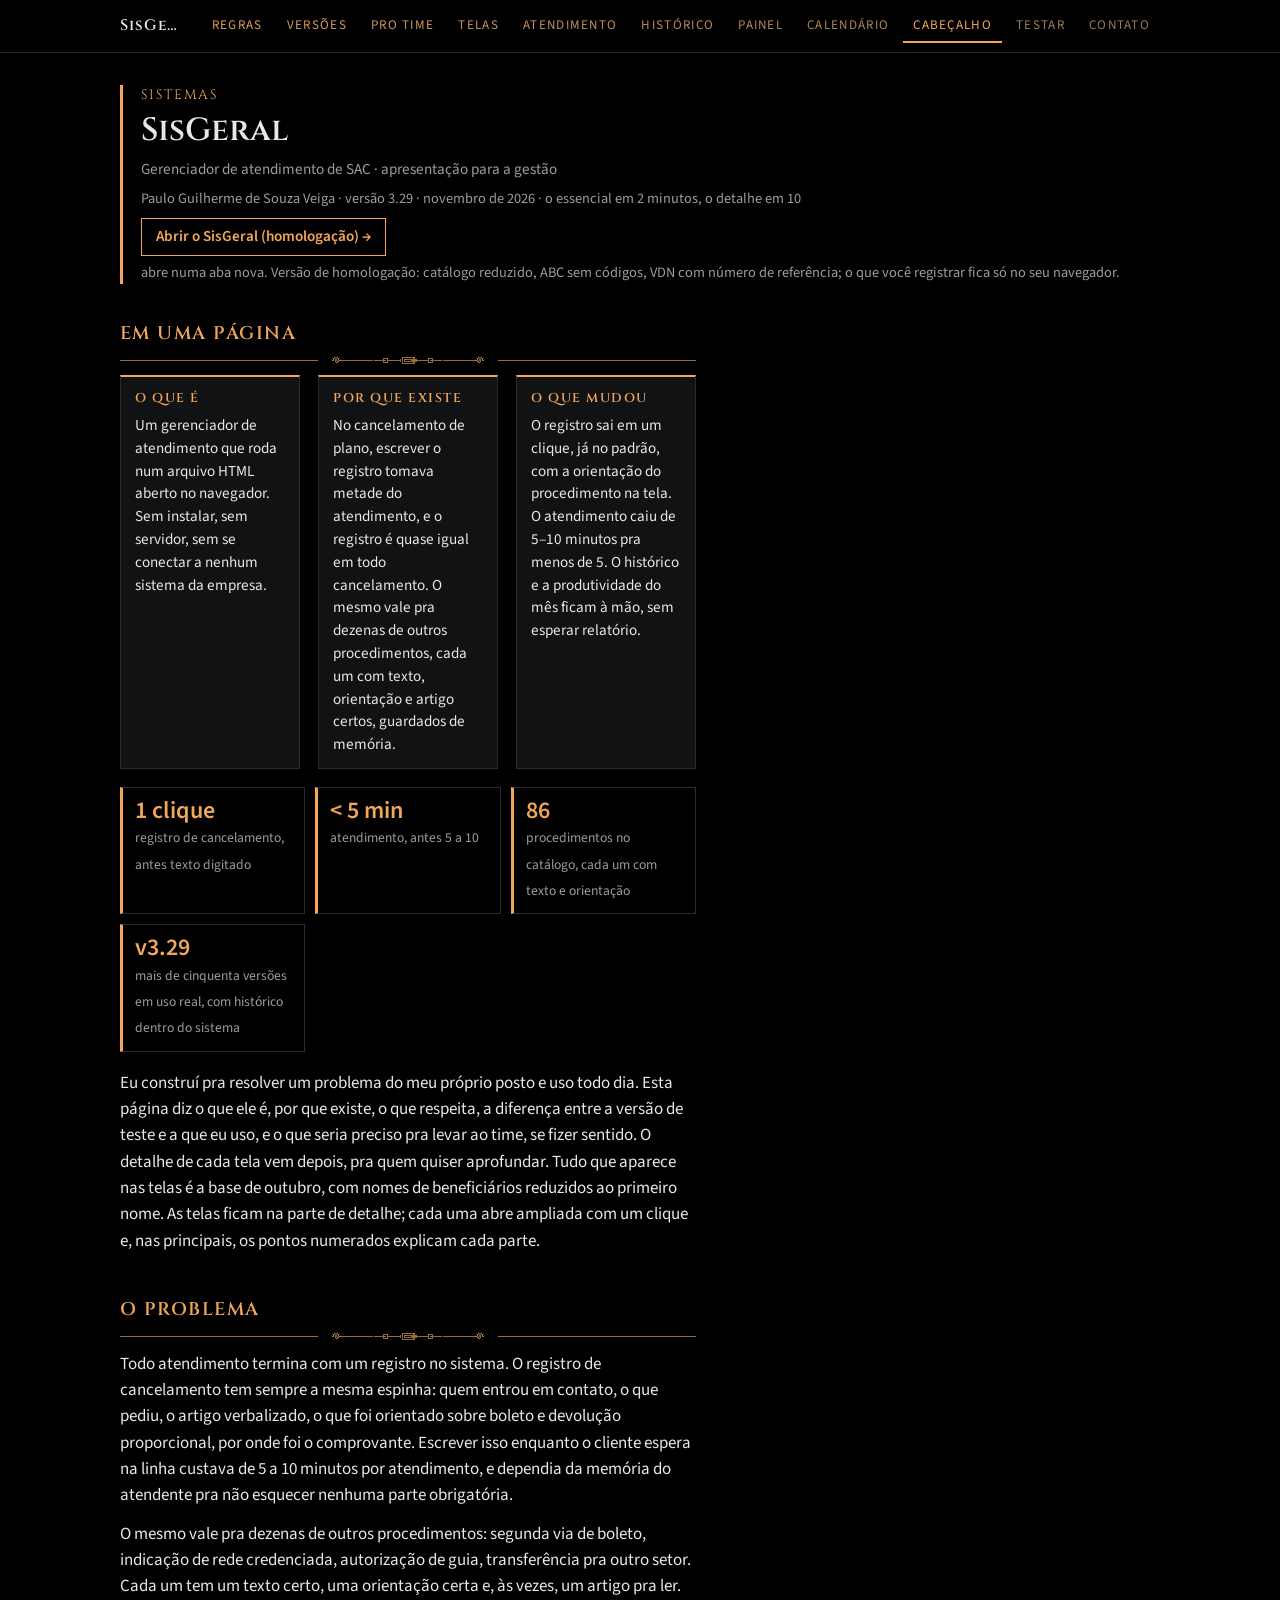
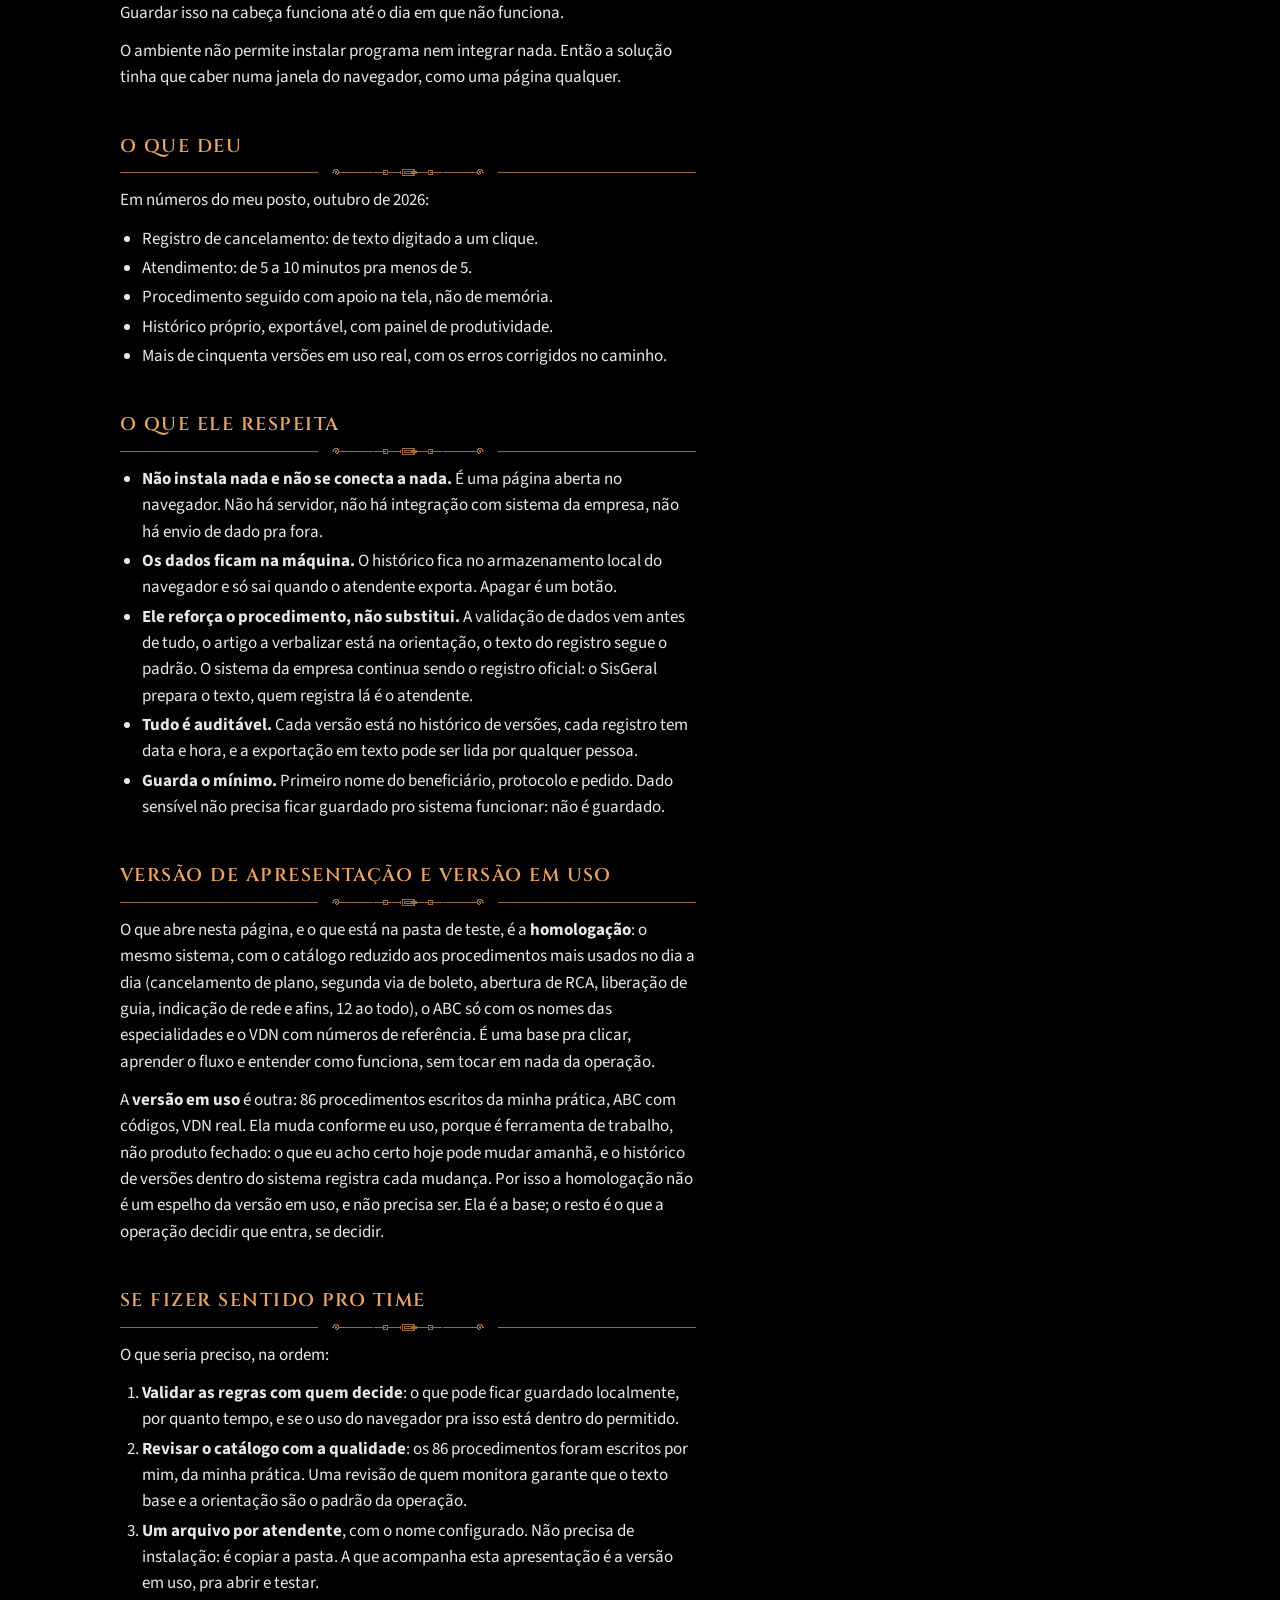
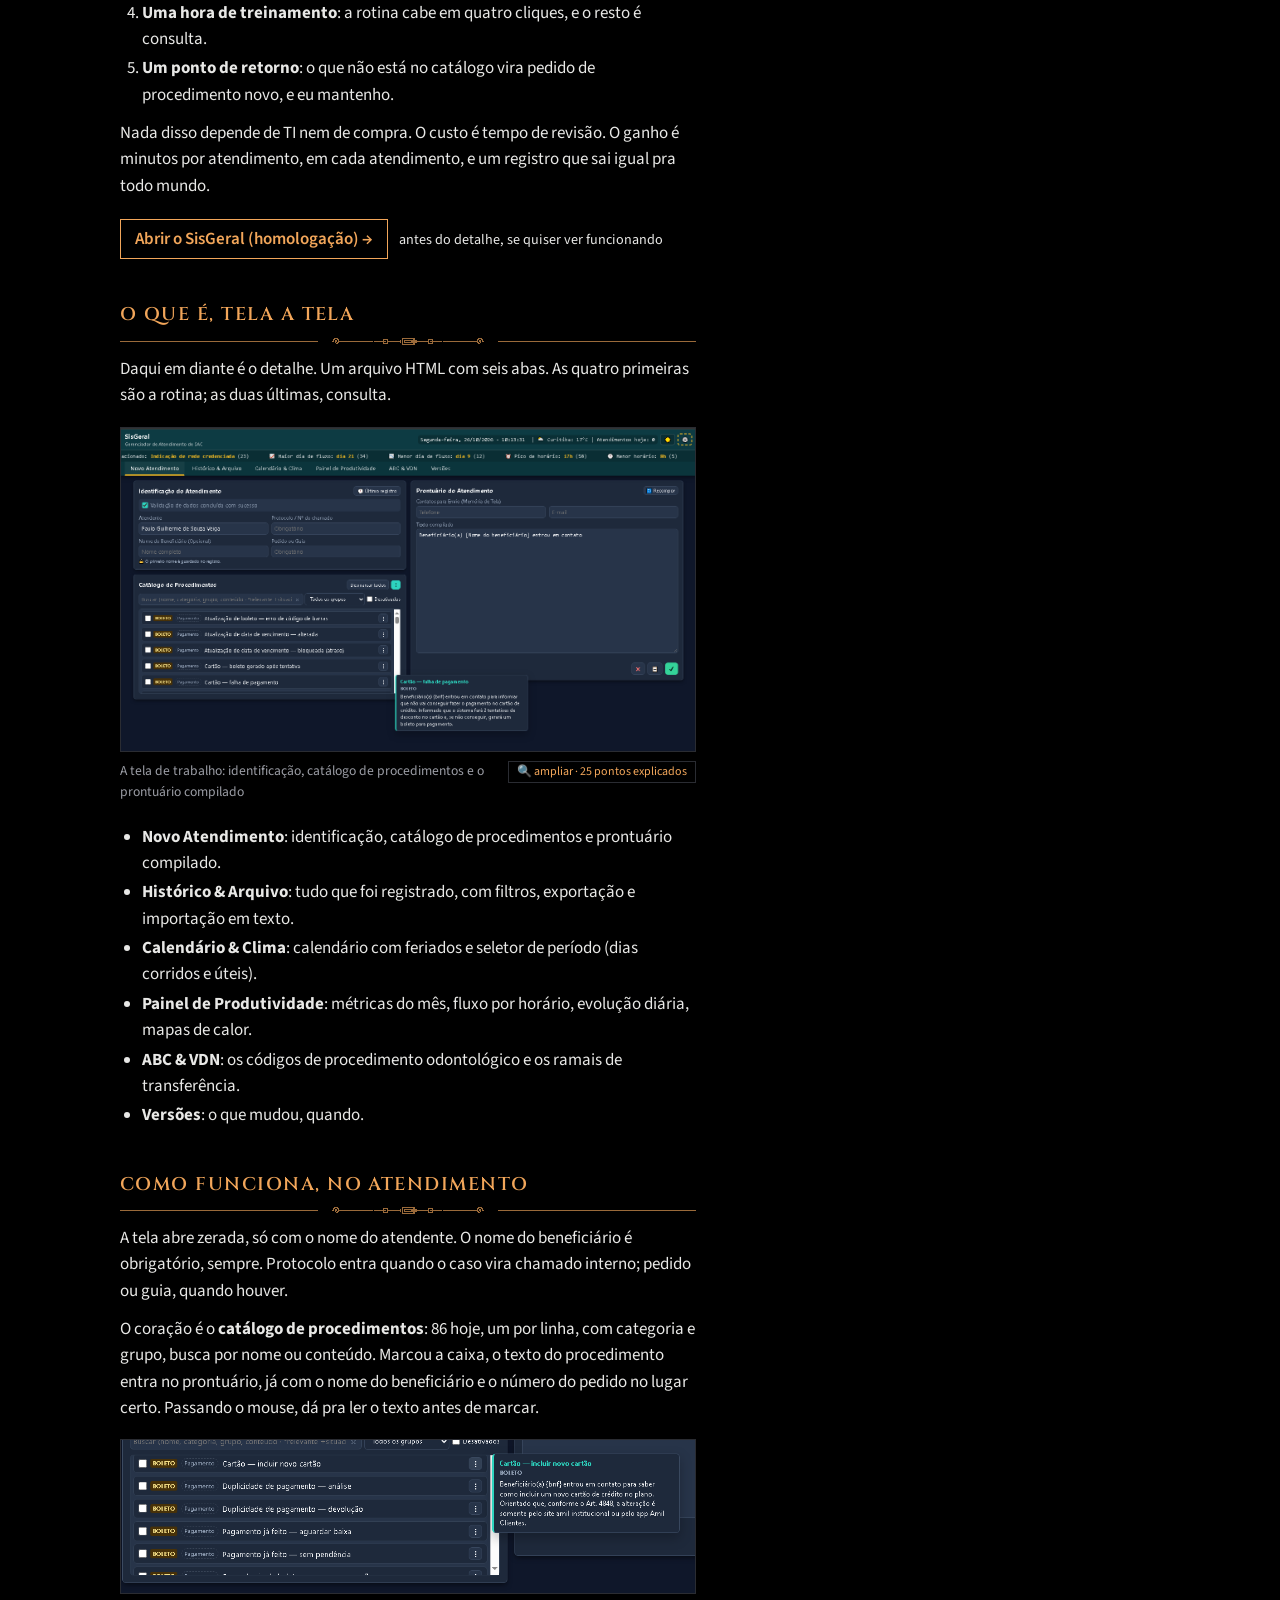
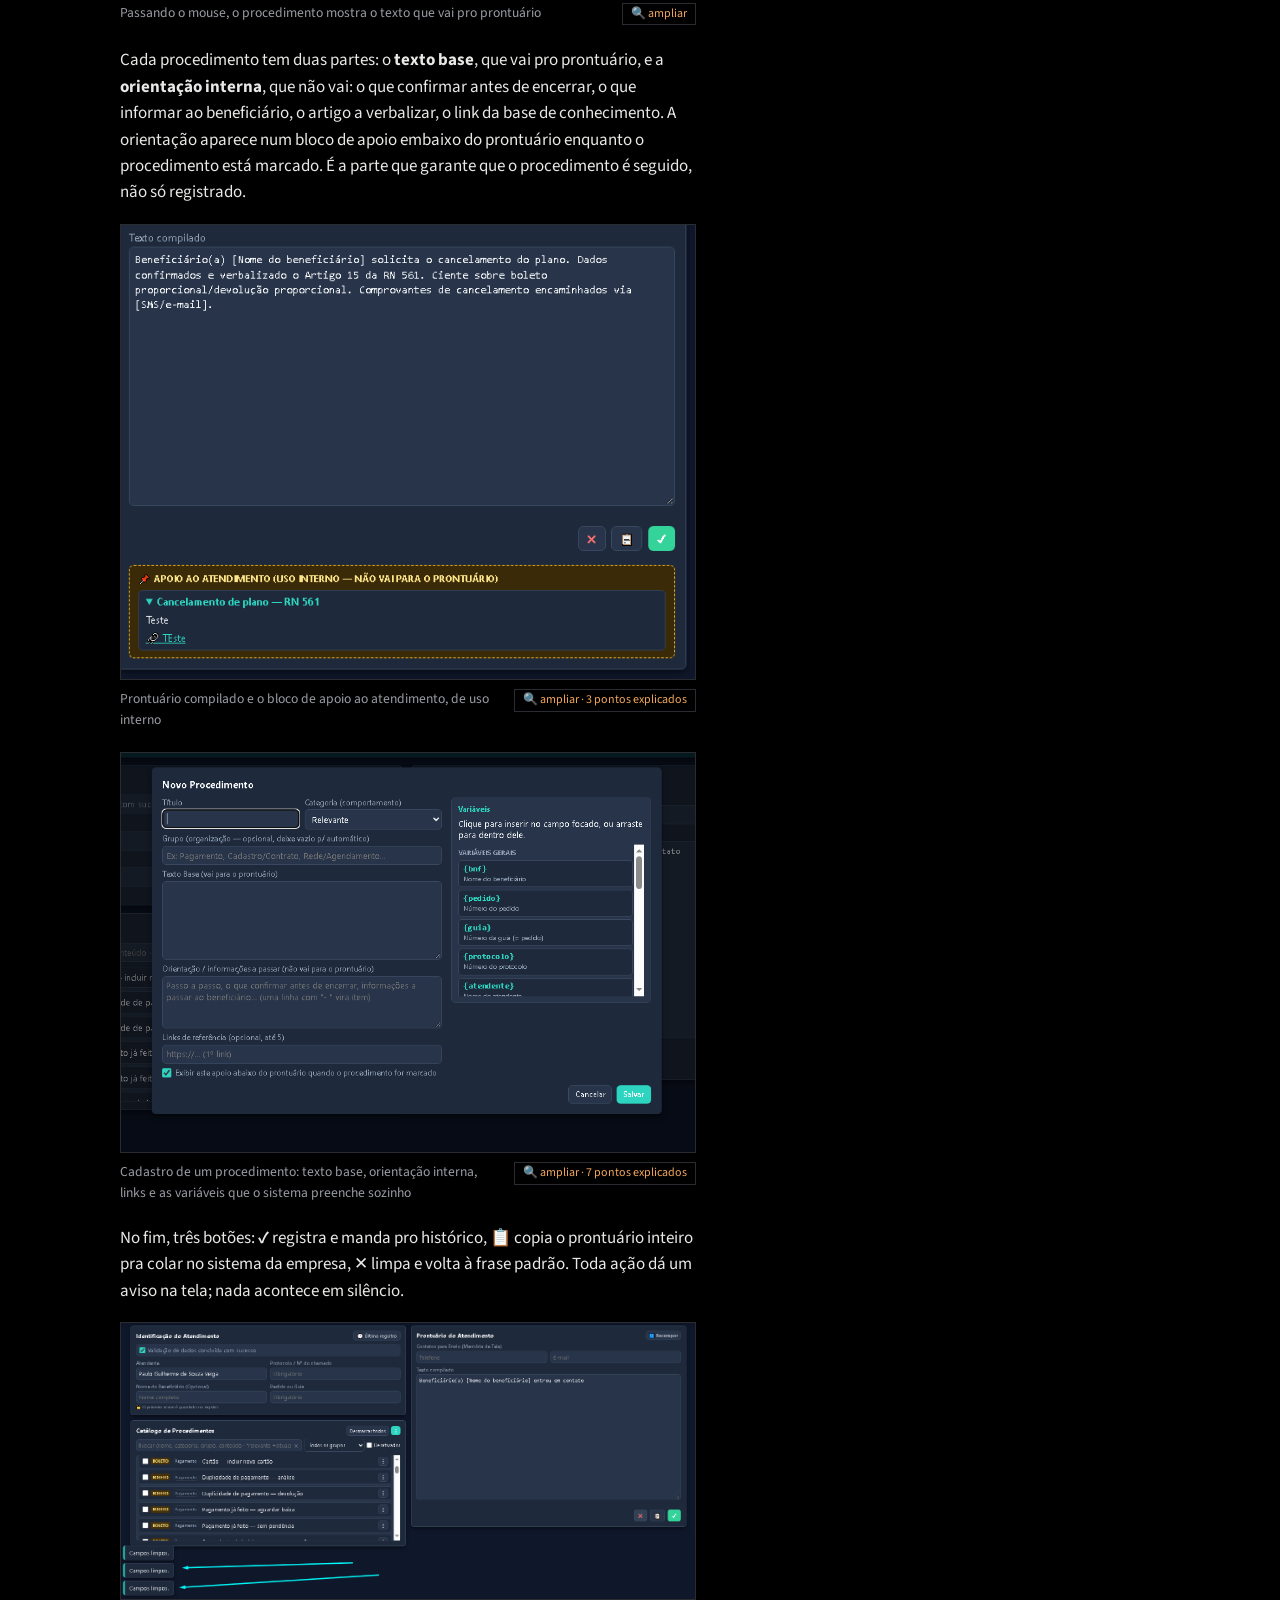
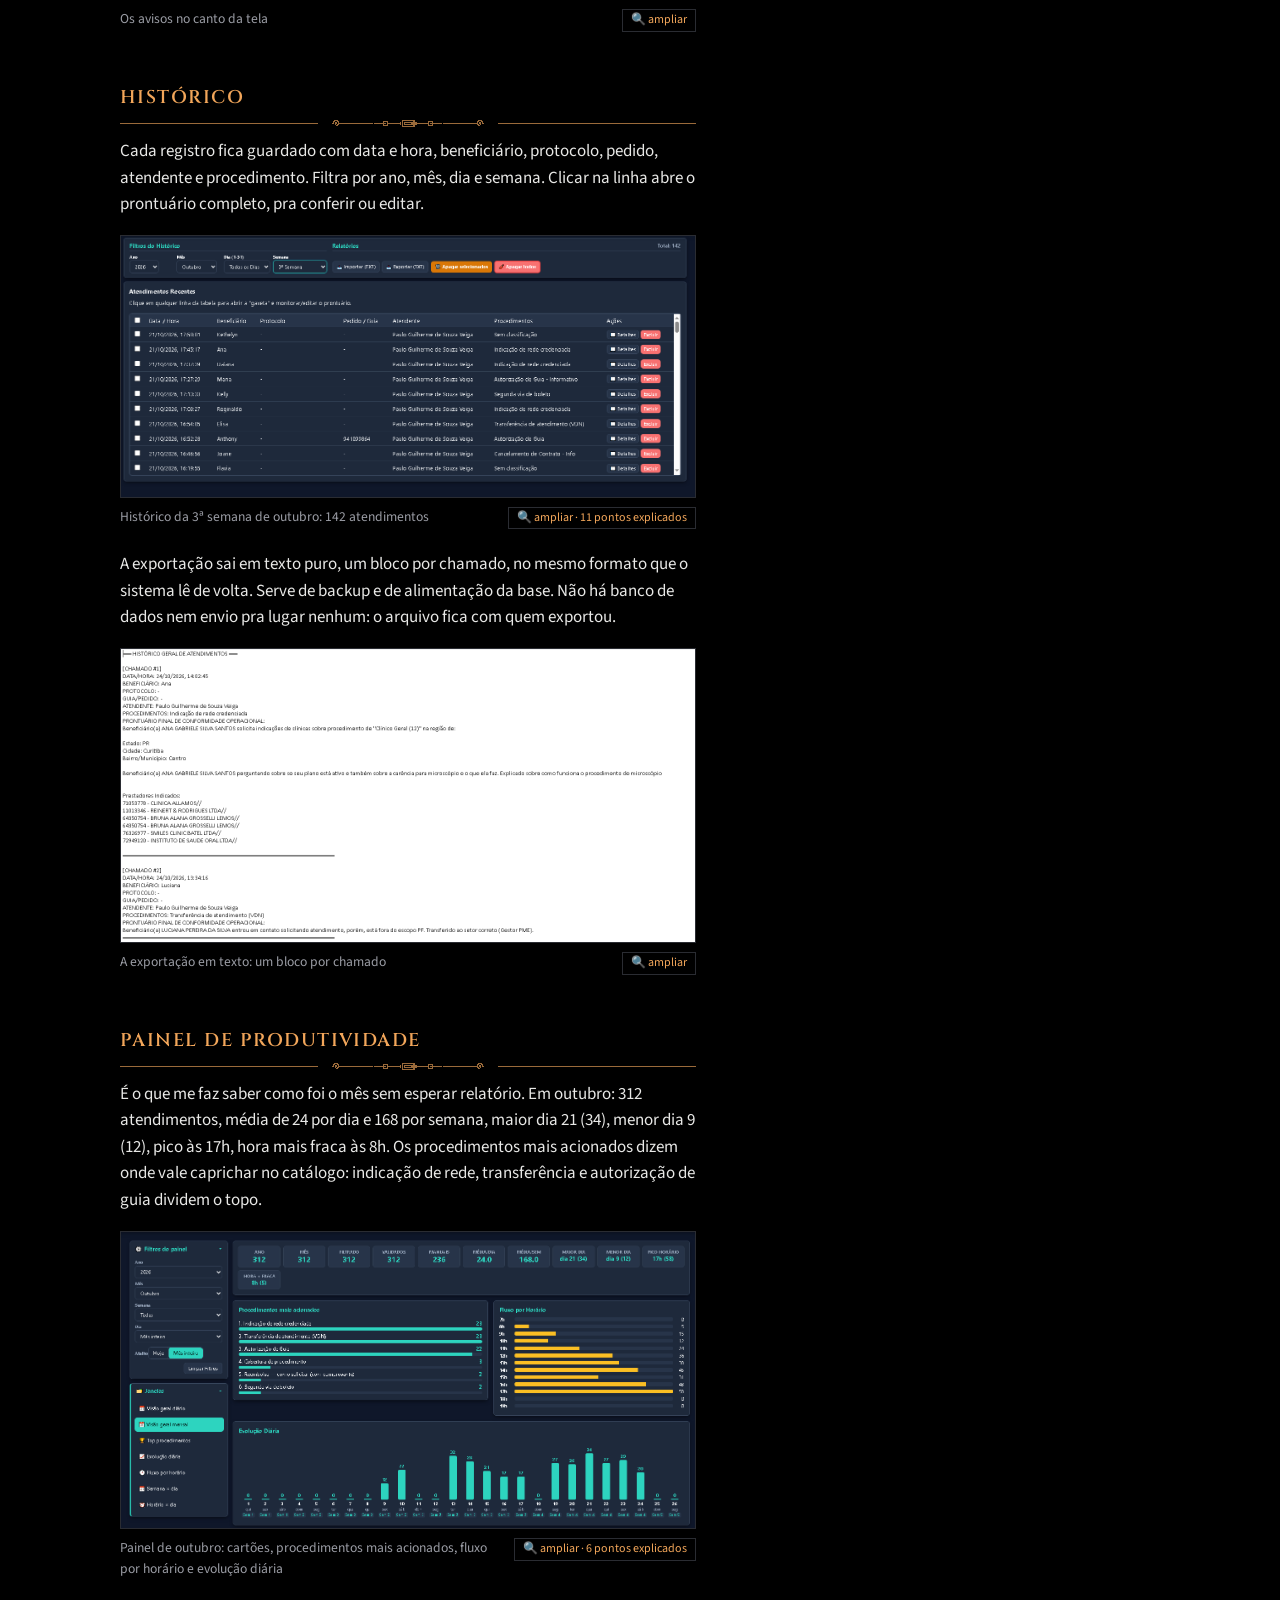
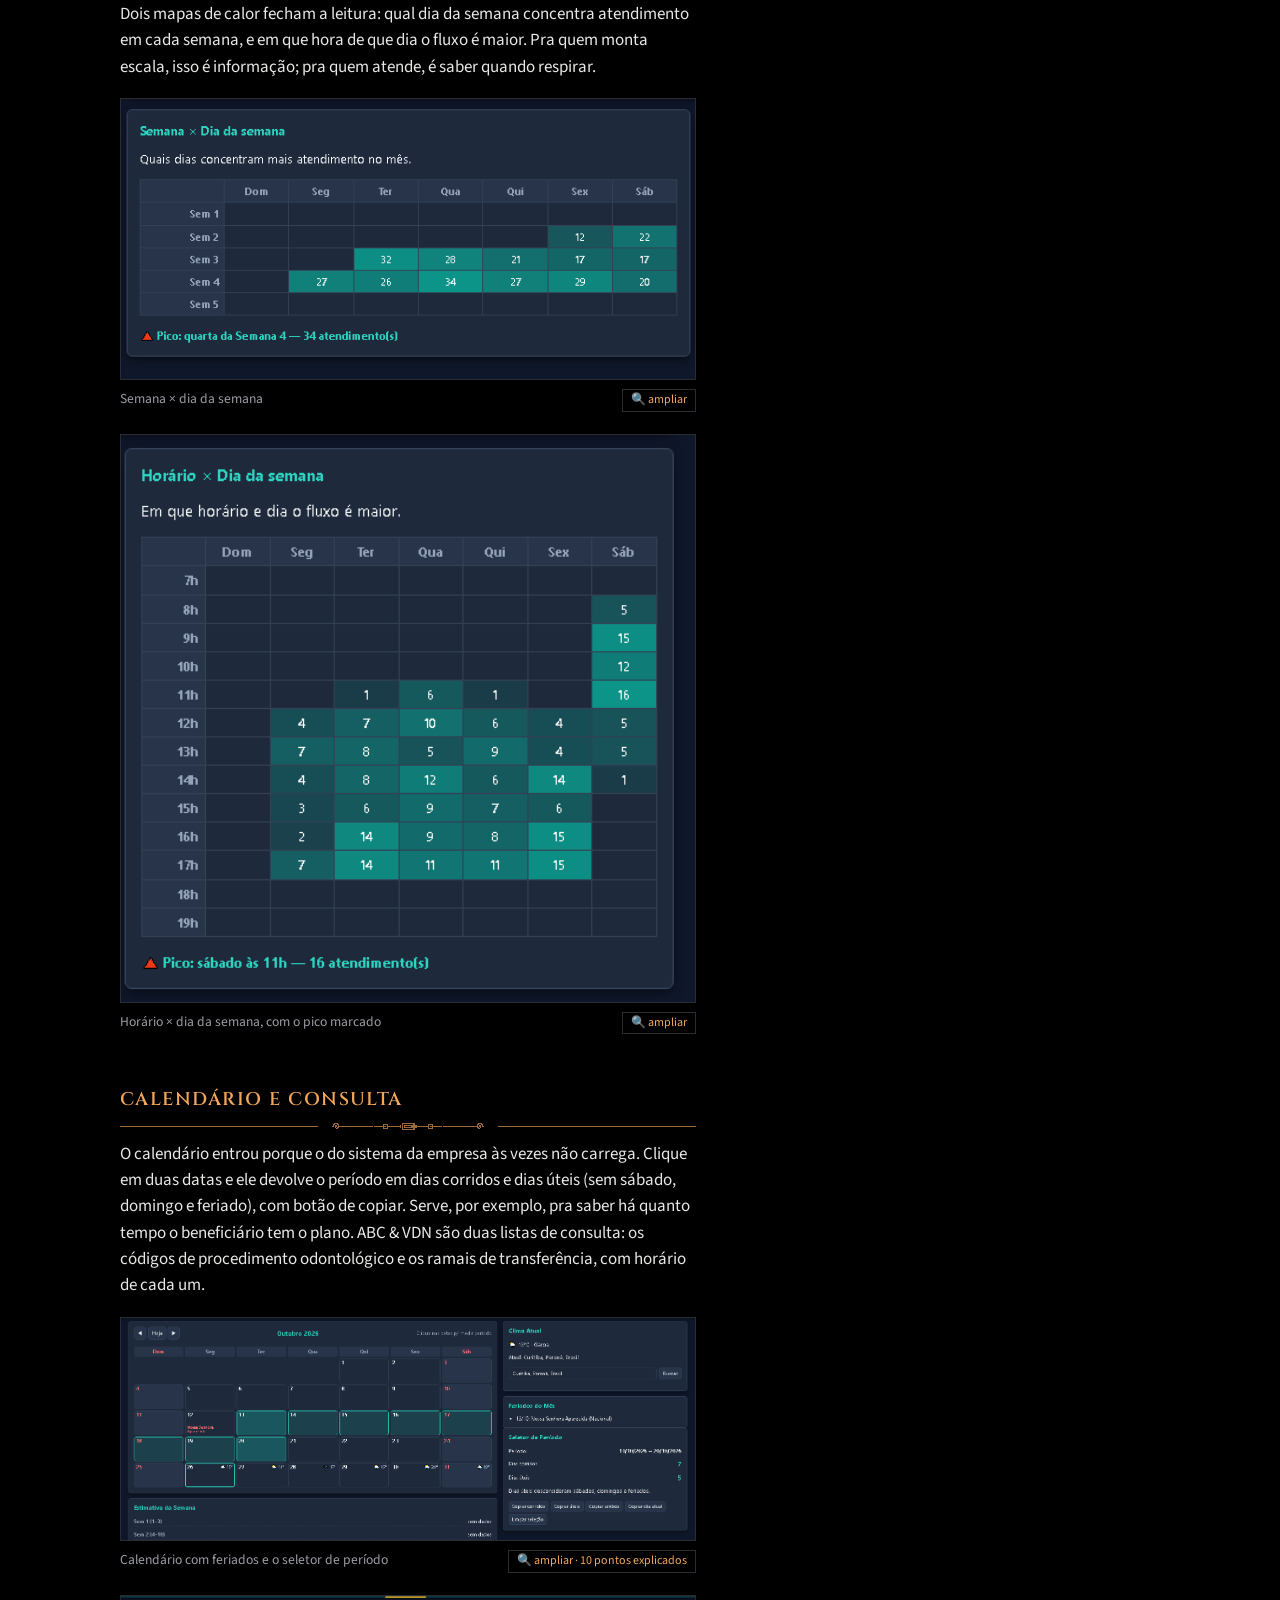
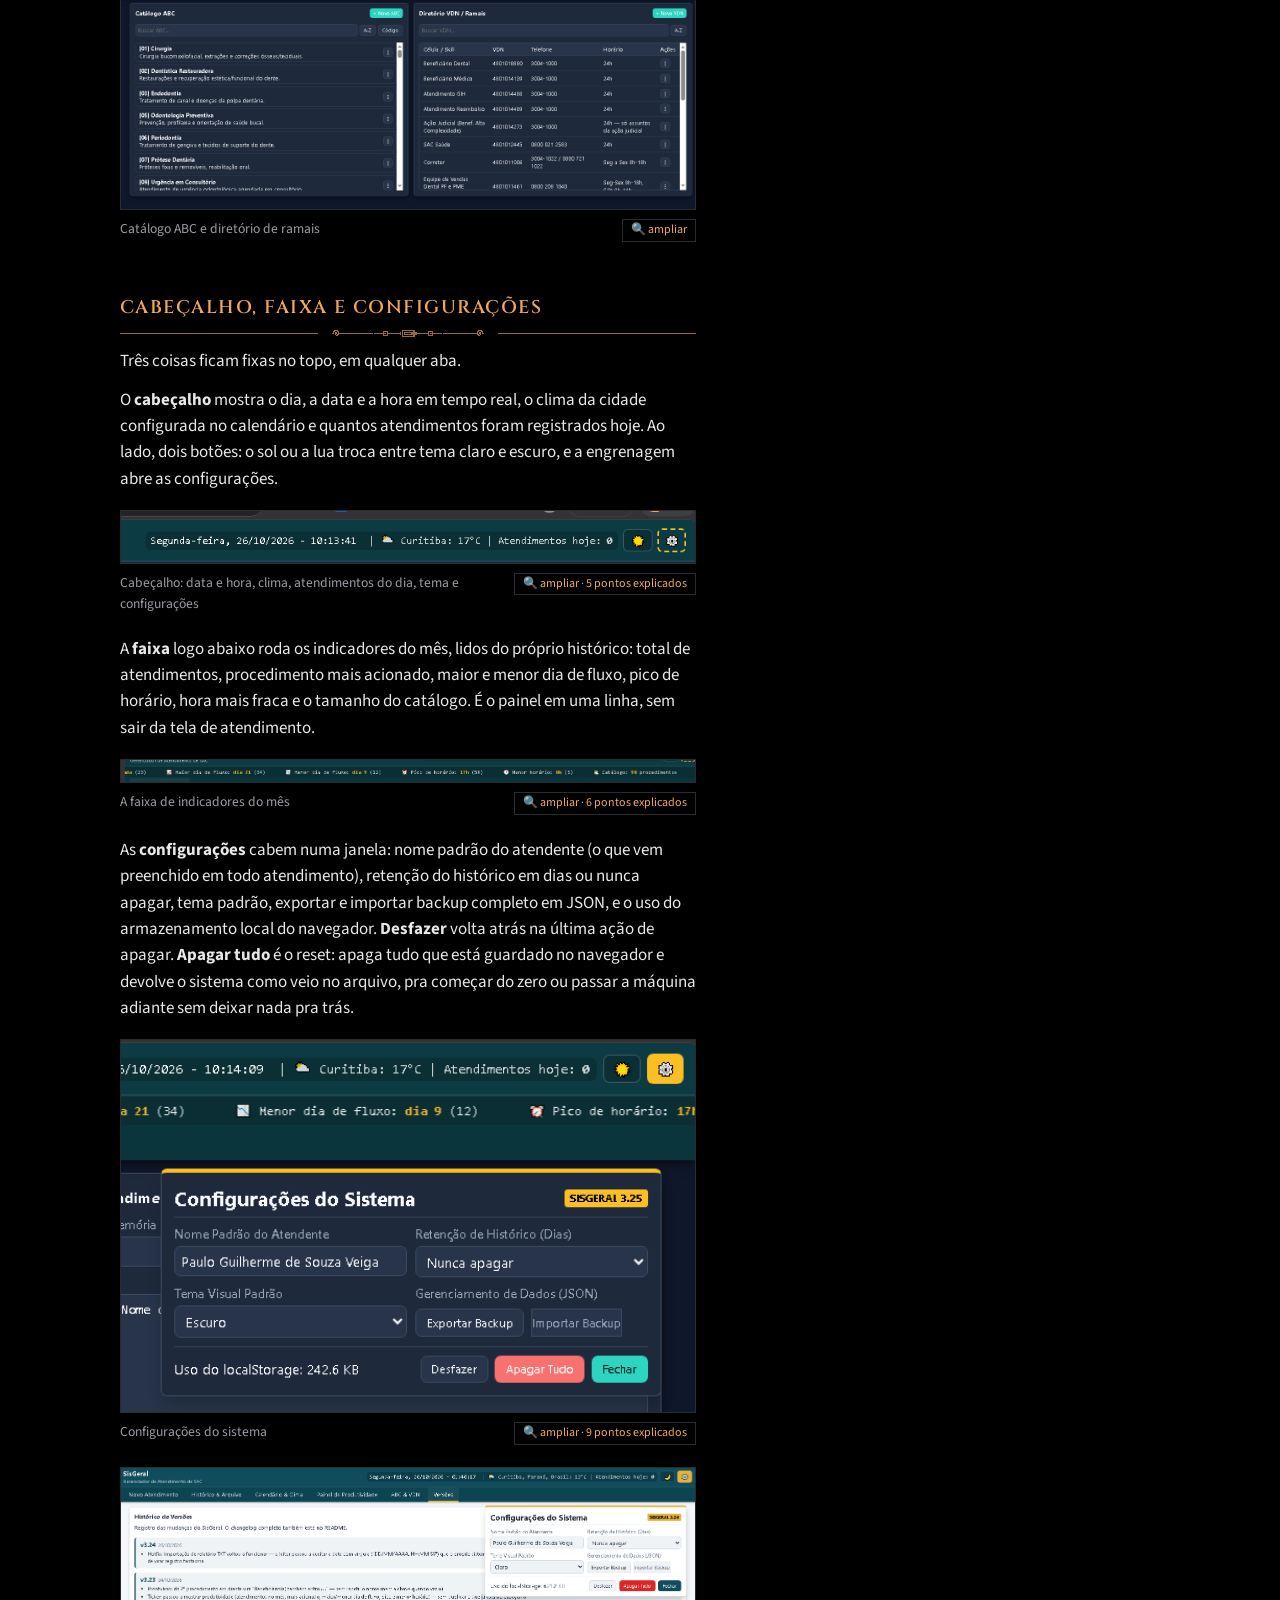
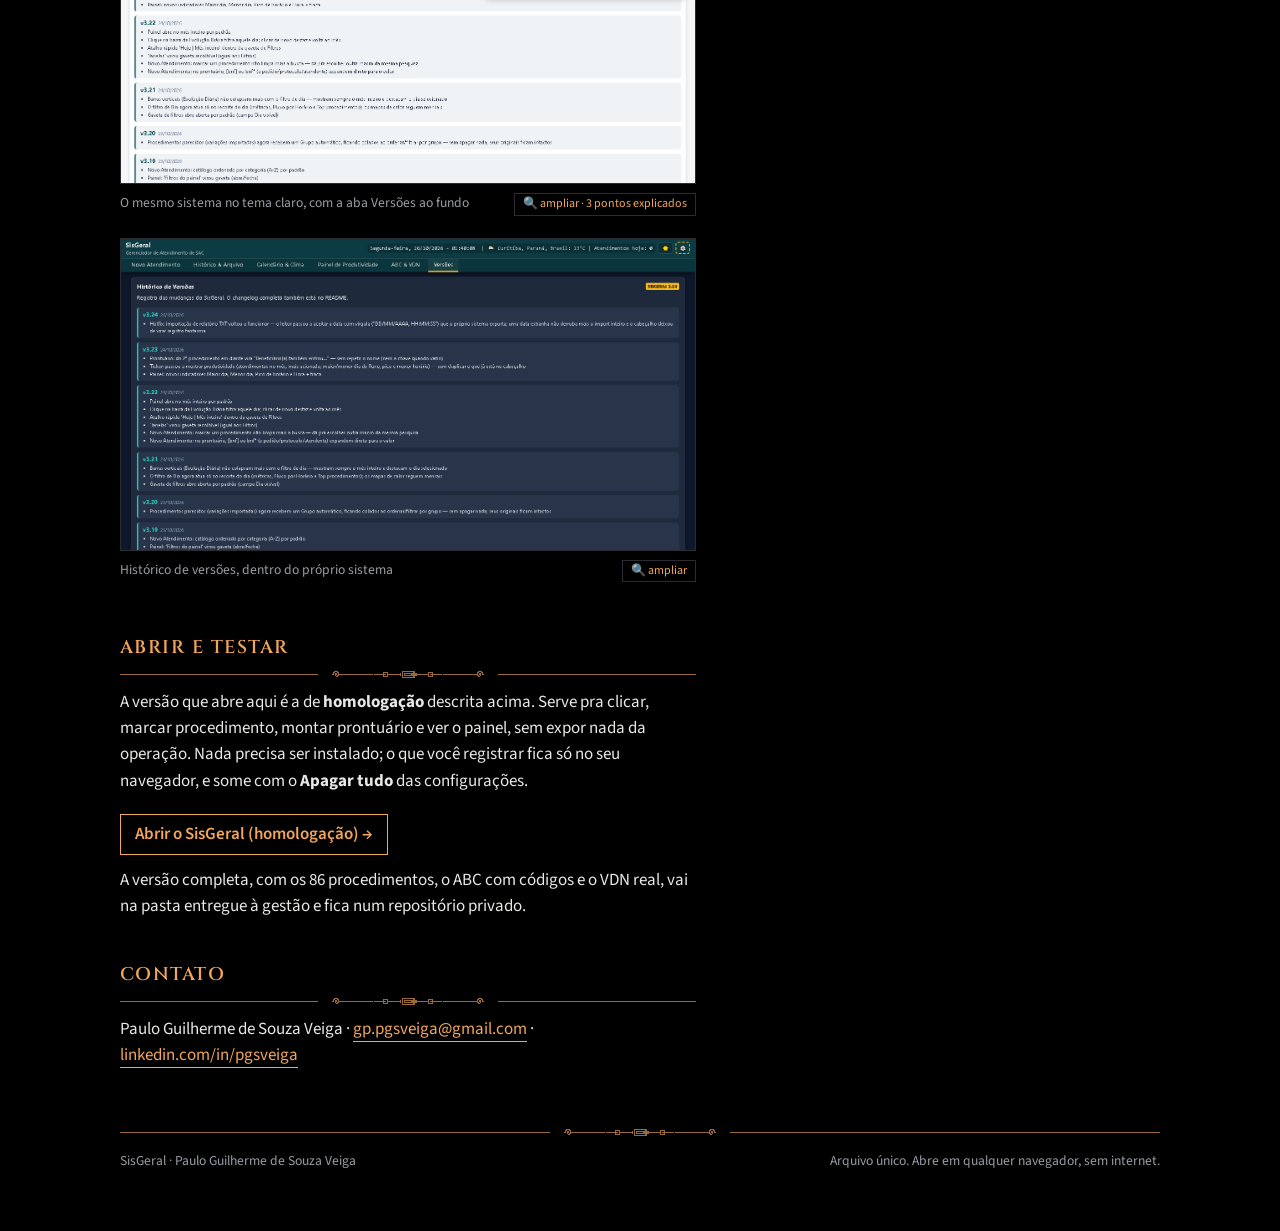
<file: index.html>
<!DOCTYPE html>
<html lang="pt-BR">
<head>
  <meta charset="UTF-8">
  <meta name="viewport" content="width=device-width, initial-scale=1.0">
  <title>SisGeral · apresentação</title>
  <meta name="description" content="SisGeral: gerenciador de atendimento de SAC num arquivo só. O que é, como funciona, o que entrega e o que precisaria pra chegar ao time.">
  <link rel="icon" href="assets/favicon-laranja.svg" type="image/svg+xml">
  <link rel="preconnect" href="https://fonts.googleapis.com">
  <link rel="stylesheet" href="https://fonts.googleapis.com/css2?family=Cinzel:wght@500;600&family=Source+Sans+3:ital,wght@0,400;0,600;1,400&display=swap">
  <link rel="stylesheet" href="style.css">
  <link rel="stylesheet" href="lupa.css">
  <style>
    :root { --sobre: var(--sistemas); }
    body.pg-sobre { --orn: var(--sistemas); }
    .case-head .meta small { display: block; color: var(--muted); margin-top: 6px; font-size: .9rem; }
    .md.sobre .sec { max-width: 72ch; }
    .md figure.wide { max-width: none; width: min(100%, var(--col)); }
    .md .destaques { display: grid; grid-template-columns: repeat(auto-fit, minmax(160px, 1fr)); gap: 10px; margin: 14px 0 18px; max-width: none; }
    .md .destaques div { border: 1px solid var(--line); border-left: 3px solid var(--c); padding: 10px 12px; }
    .md .destaques b { display: block; font-size: 1.5rem; font-weight: 600; line-height: 1.1; color: var(--c); }
    .md .destaques span { color: var(--muted); font-size: .85rem; }
    .abrir-sis { display: inline-block; border: 1px solid var(--c); color: var(--c); padding: 6px 14px; text-decoration: none; font-weight: 600; margin: 8px 8px 0 0; }
    .abrir-sis:hover { background: var(--c); color: #000; }
    .lang, .snd, .nav-log { display: none !important; }
    @media print { .topbar, .orn, .foot { display: none; } .md h2 { position: static; } body { background: #fff; color: #000; } }
  </style>
</head>
<body class="pg-sobre" data-orn="circuito">
  <div class="orn l" aria-hidden="true"></div>
  <div class="orn r" aria-hidden="true"></div>
  <nav class="topbar" aria-label="Seções">
    <div class="topbar-in">
      <a class="brand" href="#" id="brand">…</a>
      <div class="topnav" id="topnav"></div>
    </div>
  </nav>
  <main class="wrap">
    <header class="case-head" id="topo" style="--c:var(--sistemas)">
      <p class="cat">Sistemas</p>
      <h1 id="s-nome">…</h1>
      <p class="meta" id="s-cargo"></p>
      <p class="meta"><small>Paulo Guilherme de Souza Veiga · versão 3.29 · novembro de 2026 · o essencial em 2 minutos, o detalhe em 10</small></p>
      <p class="meta"><a class="abrir-sis" href="sisgeral/index.html" target="_blank" rel="noopener">Abrir o SisGeral (homologação) →</a> <small>abre numa aba nova. Versão de homologação: catálogo reduzido, ABC sem códigos, VDN com número de referência; o que você registrar fica só no seu navegador.</small></p>
    </header>
    <article class="md sobre" id="sobre-md"><p style="color:var(--muted)">Carregando…</p></article>
    <footer class="foot"><span>SisGeral · Paulo Guilherme de Souza Veiga</span><span>Arquivo único. Abre em qualquer navegador, sem internet.</span></footer>
  </main>
  <script src="assets/marked.min.js"></script>
  <script src="assets/ornamentos.js"></script>
  <script src="assets/ornamentos2.js"></script>
  <script src="cases.js"></script>
  <script src="apresentacao.js"></script>
  <script src="app.js"></script>
  <script src="pontos.js"></script>
  <script src="lupa.js"></script>
</body>
</html>
</file>
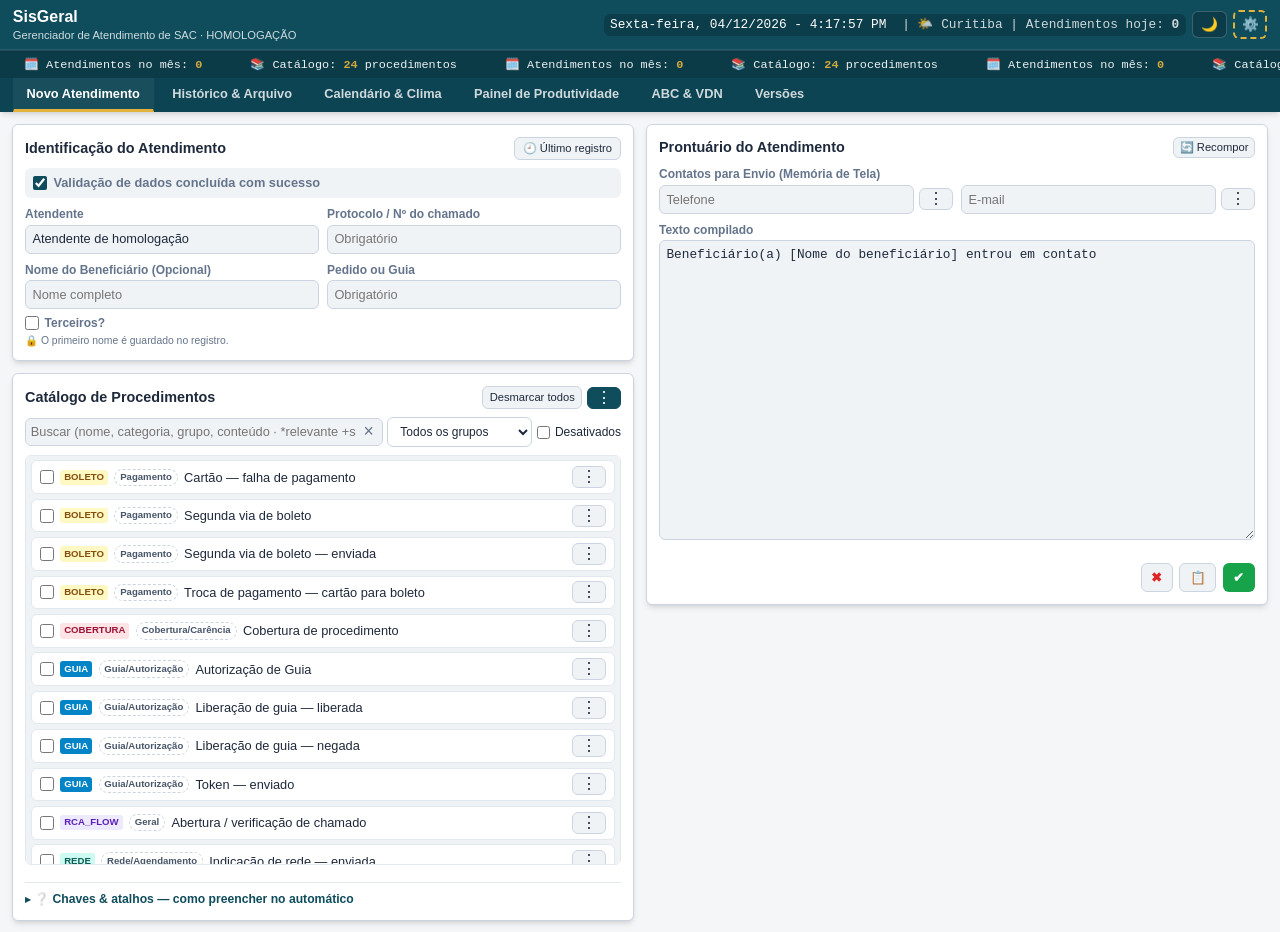
<file: sisgeral/index.html>
<!DOCTYPE html>
<html lang="pt-BR">
<head>
  <meta charset="UTF-8">
  <meta name="viewport" content="width=device-width, initial-scale=1.0">
  <title>SisGeral · homologação</title>
  <link rel="stylesheet" href="styles.css">
</head>
<body>

  <!-- TOPO FIXO -->
  <header class="sticky-header">
    <div class="header-top">
      <div class="header-brand">
        <h1>SisGeral</h1>
        <p>Gerenciador de Atendimento de SAC · HOMOLOGAÇÃO</p>
      </div>
      <div class="header-tools">
        <span id="live-clock" class="clock-display">00:00:00</span>
        <button id="btn-theme-toggle" class="btn-theme-toggle" title="Alternar Tema">🌙</button>
        <button id="btn-toggle-settings" class="btn-settings-icon" aria-expanded="false" title="Configurações">⚙️</button>
      </div>
    </div>

    <!-- TICKER (painel rolante) -->
    <div id="ticker-bar" class="ticker-bar">
      <div id="ticker-track" class="ticker-track"></div>
    </div>

    <!-- ABAS DE NAVEGAÇÃO -->
    <nav class="tab-list" role="tablist">
      <button role="tab" id="tab-new" aria-controls="panel-new" aria-selected="true">Novo Atendimento</button>
      <button role="tab" id="tab-history" aria-controls="panel-history" aria-selected="false">Histórico & Arquivo</button>
      <button role="tab" id="tab-calendar" aria-controls="panel-calendar" aria-selected="false">Calendário & Clima</button>
      <button role="tab" id="tab-dashboard" aria-controls="panel-dashboard" aria-selected="false">Painel de Produtividade</button>
      <button role="tab" id="tab-abcvdn" aria-controls="panel-abcvdn" aria-selected="false">ABC & VDN</button>
      <button role="tab" id="tab-versoes" aria-controls="panel-versoes" aria-selected="false">Versões</button>
    </nav>
  </header>

  <!-- FAIXA DE AVISO DE BACKUP -->
  <div id="backup-warning-banner" class="backup-warning-banner hidden">
    <span>⚠️ Você não faz backup dos dados há mais de 7 dias. É recomendável exportar seus registros.</span>
    <button id="btn-quick-backup" class="btn-accent" style="font-size: 0.7rem; padding: 0.15rem 0.4rem;">Fazer Backup</button>
  </div>

  <!-- CONTEÚDO PRINCIPAL -->
  <main>
    <!-- PAINEL DE CONFIGURAÇÕES FLUTUANTE -->
    <div id="settings-panel" class="settings-panel">
      <div class="settings-header">
        <h2>Configurações do Sistema</h2>
        <span class="settings-badge">SisGeral 3.3</span>
      </div>
      <div class="form-row" style="margin-bottom: 0.5rem;">
        <div class="form-group">
          <label for="setting-attendant">Nome Padrão do Atendente</label>
          <input type="text" id="setting-attendant">
        </div>
        <div class="form-group">
          <label for="setting-retention">Retenção de Histórico (Dias)</label>
          <select id="setting-retention">
            <option value="30">30 dias</option>
            <option value="90">90 dias</option>
            <option value="180">180 dias</option>
            <option value="365">1 ano</option>
            <option value="0">Nunca apagar</option>
          </select>
        </div>
      </div>
      <div class="form-row" style="margin-bottom: 0.5rem;">
        <div class="form-group">
          <label for="setting-theme">Tema Visual Padrão</label>
          <select id="setting-theme">
            <option value="auto">Automático (Sistema)</option>
            <option value="light">Claro</option>
            <option value="dark">Escuro</option>
          </select>
        </div>
        <div class="form-group">
          <label>Gerenciamento de Dados (JSON)</label>
          <div style="display: flex; gap: 0.4rem; margin-top: 0.2rem;">
            <button id="btn-export-json" class="btn-secondary" style="font-size: 0.7rem;">Exportar Backup</button>
            <label class="btn-secondary" style="font-size: 0.7rem; display: inline-flex; align-items: center; cursor: pointer;">
              Importar Backup <input type="file" id="input-import-json" accept=".json" style="display: none;">
            </label>
          </div>
        </div>
      </div>
      <div style="display: flex; justify-content: space-between; align-items: center; border-top: 1px solid var(--border-light); padding-top: 0.5rem;">
        <div>
          <span id="storage-usage-meter" class="hint">Uso do localStorage: calculando...</span>
        </div>
        <div style="display: flex; gap: 0.4rem;">
          <button id="btn-undo-action" class="btn-secondary" style="font-size: 0.7rem;" disabled>Desfazer</button>
          <button id="btn-clear-all" class="btn-danger" style="font-size: 0.7rem;">Apagar Tudo</button>
          <button id="btn-close-settings" class="btn-primary" style="font-size: 0.7rem;">Fechar</button>
        </div>
      </div>
    </div>

    <!-- ABA 1: NOVO ATENDIMENTO -->
    <div id="panel-new" role="tabpanel" class="active">
      <div class="new-attendance-grid">
        <div style="display: flex; flex-direction: column; gap: 0.75rem;">
          <div class="card">
            <div style="display: flex; justify-content: space-between; align-items: center;">
              <h2>Identificação do Atendimento</h2>
              <button id="btn-ultimo-registro" class="btn-secondary" style="font-size: 0.7rem; padding: 0.2rem 0.5rem;" title="Ver o registro mais recente">🕘 Último registro</button>
            </div>

            <div class="form-group" style="background: var(--surface-alt); padding: 0.4rem 0.5rem; border-radius: var(--radius);">
              <label style="display: flex; align-items: center; gap: 0.4rem; cursor: pointer; font-size: 0.8rem;">
                <input type="checkbox" id="field-compliance" checked style="width: 14px; height: 14px; accent-color: var(--primary);">
                <span>Validação de dados concluída com sucesso</span>
              </label>
            </div>

            <div class="form-row">
              <div class="form-group">
                <label for="field-attendant">Atendente</label>
                <input type="text" id="field-attendant" value="Atendente de homologação">
              </div>
              <div class="form-group">
                <label for="field-protocol">Protocolo / Nº do chamado</label>
                <input type="text" id="field-protocol" placeholder="Obrigatório">
              </div>
            </div>
            <div class="form-row">
              <div class="form-group">
                <label for="field-bnf">Nome do Beneficiário (Opcional)</label>
                <input type="text" id="field-bnf" placeholder="Nome completo">
                <label class="chk-inline" style="margin-top:0.25rem;"><input type="checkbox" id="field-terceiros-check"> Terceiros?</label>
                <input type="text" id="field-terceiro" placeholder="Nome do terceiro" style="display:none; margin-top:0.25rem;">
                <span class="hint">🔒 O primeiro nome é guardado no registro.</span>
              </div>
              <div class="form-group">
                <label for="field-order">Pedido ou Guia</label>
                <input type="text" id="field-order" placeholder="Obrigatório">
              </div>
            </div>
          </div>

          <div class="card">
            <div style="display: flex; justify-content: space-between; align-items: center;">
              <h2>Catálogo de Procedimentos</h2>
              <div style="display: flex; gap: 0.3rem; align-items: center;">
                <button id="btn-uncheck-all-procs" class="btn-secondary" style="font-size: 0.7rem; padding: 0.2rem 0.4rem;" title="Desmarcar todos os procedimentos">Desmarcar todos</button>
                <span id="catalog-menu-host"></span>
              </div>
            </div>
            <div class="procedures-toolbar">
              <div class="search-wrap">
                <input type="text" id="procedure-search" placeholder="Buscar (nome, categoria, grupo, conteúdo · *relevante +situacional #rede)">
                <button id="btn-clear-search" class="search-clear" title="Limpar busca" type="button">×</button>
              </div>
              <select id="grupo-filter" class="dashboard-select" title="Filtrar por grupo"></select>
              <label style="display: flex; align-items: center; gap: 0.3rem; font-size: 0.75rem; cursor: pointer;">
                <input type="checkbox" id="show-disabled-procedures"> Desativados
              </label>
            </div>
            <div class="procedures-list" id="procedures-container"></div>

            <details class="chaves-legenda">
              <summary>❔ Chaves &amp; atalhos — como preencher no automático</summary>
              <div class="chaves-legenda-body">
                <p class="cl-titulo">No editor de procedimento</p>
                <p>Escreva a chave e o sistema troca pelos dados do atendimento no texto compilado:</p>
                <ul>
                  <li><code>{bnf}</code> nome do beneficiário · <code>{pedido}</code> / <code>{guia}</code> nº do pedido · <code>{protocolo}</code> · <code>{atendente}</code></li>
                  <li>Marcando <b>Terceiros?</b> (ao lado do nome), o prontuário vira "Terceiro(a) <code>{tcr}</code>, em nome do(a) beneficiário(a) <code>{bnf}</code>…"</li>
                  <li><code>{boleto}</code> mês de ref. · <code>{abc}</code> / <code>{uf}</code> / <code>{city}</code> / <code>{bm}</code> rede · <code>{vdn}</code> setor · <code>{cobertura}</code> · <code>{validade_120}</code> (hoje + 120 dias)</li>
                  <li>O que você digita na hora fica entre colchetes: <code>[valor]</code>, <code>[data]</code>, <code>[mês]</code></li>
                </ul>
                <p class="cl-titulo">Atalhos no prontuário (texto compilado)</p>
                <ul>
                  <li>Digite <code>{bnf}</code> <b>ou</b> <code>bnf*</code> (sigla + estrela) e vira o nome do beneficiário na hora.</li>
                  <li>Vale também para <code>pedido*</code>, <code>protocolo*</code> e <code>atendente*</code> — ou com chaves: <code>{pedido}</code>, <code>{protocolo}</code>, <code>{atendente}</code>.</li>
                  <li>Só dispara com a sigla certa + o gatilho, então texto normal nunca quebra.</li>
                </ul>
              </div>
            </details>
          </div>
        </div>

        <div style="display: flex; flex-direction: column; gap: 0.75rem;">
          <div class="card param-block" id="rede-block-container" style="display: none;">
            <h3>Parâmetros de Rede Credenciada</h3>
            <div class="param-grid">
              <div class="form-group" style="grid-column: 1 / -1;">
                <label for="rede-esp-search">Especialidade / procedimento (busca por nome, código ou descrição)</label>
                <input type="hidden" id="rede-especialidade">
                <input type="text" id="rede-esp-search" placeholder="Digite para buscar (ex: canal, gengiva, 06...)" autocomplete="off">
                <div id="rede-esp-results" class="vdn-results"></div>
                <div id="rede-esp-selected" class="hint" style="margin-top:3px;"></div>
              </div>
              <div class="form-group">
                <label for="rede-estado">Estado (UF)</label>
                <input type="text" id="rede-estado" placeholder="Ex: PR">
              </div>
              <div class="form-group">
                <label for="rede-cidade">Cidade</label>
                <input type="text" id="rede-cidade" placeholder="Ex: Curitiba">
              </div>
              <div class="form-group">
                <label for="rede-municipio">Bairro / Município</label>
                <input type="text" id="rede-municipio" placeholder="Ex: Centro">
              </div>
            </div>
            <div class="param-envio">
              <label class="param-envio-title">Forma de Envio</label>
              <label class="chk-inline"><input type="checkbox" id="rede-envio-sms"> SMS</label>
              <label class="chk-inline"><input type="checkbox" id="rede-envio-email"> E-mail</label>
            </div>
          </div>

          <div class="card param-block" id="boleto-block-container" style="display: none;">
            <h3>Parâmetros de Boleto</h3>
            <div class="boleto-linha" id="boleto-linhas">
              <label class="boleto-lbl" for="boleto-mes">Mês</label>
              <span class="boleto-item"><input type="text" class="boleto-mes" id="boleto-mes" placeholder="mm/aaaa" maxlength="7"></span>
              <label class="chk-inline"><input type="checkbox" id="boleto-envio-sms"> SMS</label>
              <label class="chk-inline"><input type="checkbox" id="boleto-envio-email"> E-mail</label>
              <button type="button" id="btn-add-boleto" class="btn-secondary" style="font-size: 0.7rem; padding: 0.2rem 0.5rem;" title="Mais um mês">+ Acrescentar boleto</button>
            </div>
          </div>

          <div class="card param-block" id="vdn-block-container" style="display: none;">
            <h3>Transferência (VDN)</h3>
            <input type="hidden" id="vdn-transfer">
            <div class="form-group">
              <label for="vdn-search-input">Buscar setor / célula</label>
              <input type="text" id="vdn-search-input" placeholder="Digite para buscar (ex: Dental, SAC, Black...)" autocomplete="off">
              <div id="vdn-results" class="vdn-results"></div>
            </div>
            <div id="vdn-selected-info" class="vdn-selected-info" style="display: none;"></div>
          </div>

          <div class="card param-block" id="cobertura-block-container" style="display: none;">
            <h3>Cobertura</h3>
            <datalist id="cobertura-sugestoes"></datalist>
            <div id="cobertura-rows"></div>
            <button id="btn-add-cobertura" class="btn-secondary" style="font-size: 0.7rem; padding: 0.2rem 0.5rem; align-self: flex-start;">+ Adicionar cobertura</button>
          </div>

          <div class="card">
            <div style="display: flex; justify-content: space-between; align-items: center;">
              <h2>Prontuário do Atendimento</h2>
              <div style="display: flex; gap: 0.3rem; align-items: center;">
                <span id="manual-edited-badge" class="badge-cat badge-boleto" style="display: none;">✏️ Texto manual ou parcial</span>
                <button id="btn-recompile" class="btn-secondary" style="font-size: 0.7rem; padding: 0.15rem 0.35rem;" title="Recompor automático">🔄 Recompor</button>
              </div>
            </div>
            
            <div class="form-group">
              <label>Contatos para Envio (Memória de Tela)</label>
              <div class="form-row">
                <div class="contato-wrap"><input type="text" id="screen-phone" placeholder="Telefone"><span id="phone-menu-host"></span></div>
                <div class="contato-wrap"><input type="text" id="screen-email" placeholder="E-mail"><span id="email-menu-host"></span></div>
              </div>
            </div>

            <div class="form-group">
              <label for="prontuario-textarea">Texto compilado</label>
              <textarea id="prontuario-textarea" class="prontuario-textarea"></textarea>
            </div>

            <div class="missing-warnings" id="missing-warnings-container"></div>

            <div style="display: flex; gap: 0.4rem; justify-content: flex-end; margin-top: 0.4rem; align-items: center;">
              <button id="btn-clear-attendance" class="btn-secondary" title="Limpar atendimento" style="padding: 0.3rem 0.6rem; font-weight: bold; color: var(--danger);">✖</button>
              <button id="btn-copy-prontuario" class="btn-secondary" title="Copiar prontuário" style="padding: 0.3rem 0.6rem; font-weight: bold;">📋</button>
              <button id="btn-finish-attendance" class="btn-primary" title="Finalizar atendimento" style="padding: 0.3rem 0.6rem; font-weight: bold; background-color: var(--success);">✔</button>
            </div>

            <div id="orientacao-block" class="orientacao-block" style="display:none;"></div>
          </div>
        </div>
      </div>
    </div>

    <!-- ABA 2: HISTÓRICO & ARQUIVO -->
    <div id="panel-history" role="tabpanel">
      <div class="card" style="margin-bottom: 0.75rem;">
        <h2>Filtros e Relatórios</h2>
        <div class="form-row">
          <div class="form-group">
            <label for="archive-filter-year">Ano</label>
            <select id="archive-filter-year"><option value="">Todos os anos</option></select>
          </div>
          <div class="form-group">
            <label for="archive-filter-month">Mês</label>
            <select id="archive-filter-month">
              <option value="">Todos os meses</option>
              <option value="0">Janeiro</option><option value="1">Fevereiro</option><option value="2">Março</option>
              <option value="3">Abril</option><option value="4">Maio</option><option value="5">Junho</option>
              <option value="6">Julho</option><option value="7">Agosto</option><option value="8">Setembro</option>
              <option value="9">Outubro</option><option value="10">Novembro</option><option value="11">Dezembro</option>
            </select>
          </div>
        </div>
        <div style="display: flex; gap: 0.4rem; margin-top: 0.4rem; align-items: center; flex-wrap: wrap;">
          <label style="display: flex; align-items: center; gap: 0.3rem; font-size: 0.75rem; cursor: pointer;">
            <input type="checkbox" id="archive-include-notes"> Incluir texto do prontuário
          </label>
          <button id="btn-download-report" class="btn-secondary" style="font-size: 0.7rem;">📥 Baixar Relatório Geral (TXT)</button>
          <button id="btn-purge-archive" class="btn-danger" style="font-size: 0.7rem;">🗑️ Apagar Arquivo</button>
          <span id="archive-count-label" class="hint" style="margin-left: auto;">Total: 0</span>
        </div>
      </div>
      <div class="card">
        <h2>Atendimentos Recentes</h2>
        <p class="hint" style="margin-bottom: 0.5rem;">Clique em qualquer linha da tabela para abrir a "gaveta" e monitorar/editar o prontuário.</p>
        <div class="table-container">
          <table id="history-table">
            <thead>
              <tr>
                <th>Data/Hora</th>
                <th>Beneficiário</th>
                <th>Protocolo</th>
                <th>Pedido</th>
                <th>Atendente</th>
                <th>Procedimentos</th>
                <th>Ações</th>
              </tr>
            </thead>
            <tbody></tbody>
          </table>
        </div>
      </div>
    </div>

    <!-- ABA 3: CALENDÁRIO & CLIMA -->
    <div id="panel-calendar" role="tabpanel">
      <div class="calendar-layout">
        <div class="card">
          <div style="display: flex; justify-content: space-between; align-items: center; margin-bottom: 0.4rem;">
            <div style="display: flex; gap: 0.3rem;">
              <button id="cal-prev" class="btn-secondary" style="font-size: 0.75rem;">◀</button>
              <button id="cal-today" class="btn-secondary" style="font-size: 0.75rem;">Hoje</button>
              <button id="cal-next" class="btn-secondary" style="font-size: 0.75rem;">▶</button>
            </div>
            <h2 id="cal-title-btn" style="cursor: pointer; font-size: 0.9rem;">Mês e Ano</h2>
            <div>
              <button id="btn-copy-cal-today" class="btn-secondary" style="font-size: 0.7rem;">Copiar Clima</button>
            </div>
          </div>
          <div id="calendar-view-container"></div>
          <div style="display: flex; justify-content: space-between; align-items: center; margin-top: 0.4rem; border-top: 1px solid var(--border-light); padding-top: 0.4rem;">
            <span id="cal-selected-period-label" style="font-weight: bold; font-size: 0.8rem;">Nenhum período medido</span>
            <div style="display: flex; gap: 0.3rem;">
              <button id="btn-clear-cal-period" class="btn-secondary" style="font-size: 0.7rem;">Limpar</button>
              <button id="btn-copy-cal-period" class="btn-primary" style="font-size: 0.7rem;">Copiar Período</button>
            </div>
          </div>
        </div>
        <div style="display: flex; flex-direction: column; gap: 0.75rem;">
          <div class="card">
            <h3>Clima Atual</h3>
            <p id="weather-today-desc" class="hint" style="font-size: 0.75rem;">Carregando...</p>
            <div class="form-group" style="margin-top: 0.4rem;">
              <label for="setting-city-search">Alterar Cidade</label>
              <div style="display: flex; gap: 0.3rem;">
                <input type="text" id="setting-city-search" placeholder="Cidade">
                <button id="btn-search-city" class="btn-secondary" style="font-size: 0.7rem;">Buscar</button>
              </div>
              <div id="city-search-results" style="display: flex; flex-direction: column; gap: 0.2rem; margin-top: 0.2rem;"></div>
              <span id="current-city-label" class="hint" style="margin-top: 0.2rem; display: block;">Atual: Curitiba</span>
            </div>
          </div>
          <div class="card">
            <h3>Feriados do Mês</h3>
            <ul id="holidays-list" style="padding-left: 1rem; font-size: 0.75rem; color: var(--text-muted); display: flex; flex-direction: column; gap: 0.15rem;"></ul>
          </div>
        </div>
      </div>
    </div>

    <!-- ABA 4: PAINEL DE PRODUTIVIDADE -->
    <div id="panel-dashboard" role="tabpanel">
      <div class="card" style="margin-bottom: 0.75rem;">
        <h2>Filtros do Painel</h2>
        <div class="form-row">
          <div class="form-group">
            <label for="dash-filter-year">Ano</label>
            <select id="dash-filter-year"><option value="">Todos</option></select>
          </div>
          <div class="form-group">
            <label for="dash-filter-month">Mês</label>
            <select id="dash-filter-month">
              <option value="">Todos</option>
              <option value="0">Janeiro</option><option value="1">Fevereiro</option><option value="2">Março</option>
              <option value="3">Abril</option><option value="4">Maio</option><option value="5">Junho</option>
              <option value="6">Julho</option><option value="7">Agosto</option><option value="8">Setembro</option>
              <option value="9">Outubro</option><option value="10">Novembro</option><option value="11">Dezembro</option>
            </select>
          </div>
          <div class="form-group">
            <label for="dash-filter-week">Semana</label>
            <select id="dash-filter-week">
              <option value="">Todas</option>
              <option value="0">Semana 1</option><option value="1">Semana 2</option>
              <option value="2">Semana 3</option><option value="3">Semana 4</option><option value="4">Semana 5</option>
            </select>
          </div>
        </div>
      </div>

      <div class="panel-grid">
        <div class="stat-card">
          <h3>Ano</h3>
          <div id="stat-year-val" class="value">0</div>
        </div>
        <div class="stat-card">
          <h3>Mês</h3>
          <div id="stat-month-val" class="value">0</div>
        </div>
        <div class="stat-card">
          <h3>Filtrado</h3>
          <div id="stat-period-val" class="value">0</div>
        </div>
      </div>

      <div class="chart-container">
        <h3>Evolução Diária</h3>
        <div id="daily-chart-bars" style="display: flex; align-items: flex-end; gap: 8px; height: 130px; overflow-x: auto; padding-top: 25px; border-bottom: 1px solid var(--border-light);"></div>
        <p id="daily-chart-legend" class="hint" style="margin-top: 0.4rem;"></p>
      </div>

      <div class="new-attendance-grid">
        <div class="card">
          <h3>Média por Dia</h3>
          <div id="weekday-stats-container" style="display: flex; flex-direction: column; gap: 0.4rem; margin-top: 0.4rem;"></div>
        </div>
        <div class="card">
          <h3>Fluxo por Horário</h3>
          <div id="weekly-breakdown-container" style="display: flex; flex-direction: column; gap: 0.4rem; margin-top: 0.4rem;"></div>
        </div>
      </div>

      <div class="card" style="margin-top: 0.75rem;">
        <h3>Top 5 Procedimentos</h3>
        <div id="top-procedures-container" style="display: flex; flex-direction: column; gap: 0.3rem; margin-top: 0.4rem;"></div>
      </div>
    </div>

    <!-- ABA 5: ABC & VDN -->
    <div id="panel-abcvdn" role="tabpanel">
      <div class="new-attendance-grid">
        <div class="card">
          <div style="display: flex; justify-content: space-between; align-items: center;">
            <h2>Catálogo ABC</h2>
            <button id="btn-open-abc-modal" class="btn-primary" style="font-size: 0.7rem; padding: 0.2rem 0.4rem;">+ Novo ABC</button>
          </div>
          <div class="procedures-toolbar" style="margin-top: 0.4rem;">
            <input type="text" id="abc-search" placeholder="Buscar ABC...">
            <button id="btn-abc-sort-az" class="btn-secondary" style="font-size: 0.7rem;">A-Z</button>
            <button id="btn-abc-sort-code" class="btn-secondary" style="font-size: 0.7rem;">Código</button>
          </div>
          <div id="abc-container" style="max-height: 350px; overflow-y: auto; display: flex; flex-direction: column; gap: 0.4rem; margin-top: 0.4rem;"></div>
        </div>

        <div class="card">
          <div style="display: flex; justify-content: space-between; align-items: center;">
            <h2>Diretório VDN / Ramais</h2>
            <button id="btn-open-vdn-modal" class="btn-primary" style="font-size: 0.7rem; padding: 0.2rem 0.4rem;">+ Novo VDN</button>
          </div>
          <div class="procedures-toolbar" style="margin-top: 0.4rem;">
            <input type="text" id="vdn-search" placeholder="Buscar VDN...">
            <button id="btn-vdn-sort-az" class="btn-secondary" style="font-size: 0.7rem;">A-Z</button>
          </div>
          <div class="table-container" style="margin-top: 0.4rem; max-height: 350px; overflow-y: auto;">
            <table id="vdn-table">
              <thead>
                <tr>
                  <th>Célula / Skill</th>
                  <th>VDN</th>
                  <th>Telefone</th>
                  <th>Horário</th>
                  <th>Ações</th>
                </tr>
              </thead>
              <tbody></tbody>
            </table>
          </div>
        </div>
      </div>
    </div>

    <!-- ABA 6: VERSÕES -->
    <div id="panel-versoes" role="tabpanel">
      <div class="card">
        <div style="display:flex; justify-content:space-between; align-items:center;">
          <h2>Histórico de Versões</h2>
          <span id="versao-atual" class="settings-badge"></span>
        </div>
        <p class="hint" style="margin-bottom:0.5rem;">Registro das mudanças do SisGeral. O changelog completo também está no README.</p>
        <div id="versoes-container" style="display:flex; flex-direction:column; gap:0.6rem;"></div>
      </div>
    </div>
  </main>

  <!-- MODAIS DE PROCEDIMENTO, ABC E VDN -->
  <dialog id="modal-procedure" style="padding: 1rem; border: none; border-radius: var(--radius); background: var(--surface-color); color: var(--text-main); box-shadow: var(--shadow); max-width: 780px; width: 95%;">
    <h3 id="modal-procedure-title" style="margin-bottom: 0.6rem;">Novo Procedimento</h3>
    <input type="hidden" id="proc-modal-id">
    <div class="proc-modal-grid">
      <div class="proc-modal-left">
        <div class="form-row">
          <div class="form-group">
            <label for="proc-modal-title">Título</label>
            <input type="text" id="proc-modal-title">
          </div>
          <div class="form-group">
            <label for="proc-modal-category">Categoria (comportamento)</label>
            <select id="proc-modal-category">
              <option value="relevante">Relevante</option>
              <option value="situacional">Situacional</option>
              <option value="guia">Guia</option>
              <option value="rede">Rede</option>
              <option value="boleto">Boleto</option>
              <option value="rca_flow">RCA / Flow</option>
              <option value="vdn">VDN / Transferência</option>
              <option value="cobertura">Cobertura</option>
            </select>
          </div>
        </div>
        <div class="form-group" style="margin-top: 0.4rem;">
          <label for="proc-modal-grupo">Grupo (organização — opcional, deixe vazio p/ automático)</label>
          <input type="text" id="proc-modal-grupo" list="grupos-sugestoes" placeholder="Ex: Pagamento, Cadastro/Contrato, Rede/Agendamento...">
          <datalist id="grupos-sugestoes">
            <option value="Pagamento"></option>
            <option value="Cadastro/Contrato"></option>
            <option value="Rede/Agendamento"></option>
            <option value="Guia/Autorização"></option>
            <option value="Cancelamento"></option>
            <option value="Cobertura/Carência"></option>
            <option value="Transferência"></option>
            <option value="Acesso/App"></option>
            <option value="Geral"></option>
          </datalist>
        </div>
        <div class="form-group" style="margin-top: 0.4rem;">
          <label for="proc-modal-text">Texto Base (vai para o prontuário)</label>
          <textarea id="proc-modal-text" style="height: 120px; padding: 0.3rem; border: 1px solid var(--border-color); border-radius: var(--radius); background: var(--surface-alt); font-size: 0.8rem; width: 100%; font-family: monospace;"></textarea>
        </div>
        <div class="form-group" style="margin-top: 0.4rem;">
          <label for="proc-modal-orientacao">Orientação / informações a passar (não vai para o prontuário)</label>
          <textarea id="proc-modal-orientacao" placeholder="Passo a passo, o que confirmar antes de encerrar, informações a passar ao beneficiário... (uma linha com &quot;- &quot; vira item)" style="height: 80px; padding: 0.3rem; border: 1px solid var(--border-color); border-radius: var(--radius); background: var(--surface-alt); font-size: 0.8rem; width: 100%;"></textarea>
        </div>
        <div class="form-group" style="margin-top: 0.4rem;">
          <label>Links de referência (opcional, até 5)</label>
          <div id="proc-modal-links-host" style="display:flex; flex-direction:column; gap:0.3rem;"></div>
        </div>
        <div class="form-group" style="margin-top: 0.4rem;">
          <label class="chk-inline"><input type="checkbox" id="proc-modal-show" checked> Exibir este apoio abaixo do prontuário quando o procedimento for marcado</label>
        </div>
      </div>
      <div class="proc-modal-right">
        <div style="font-size: 0.72rem; font-weight: bold; color: var(--primary); margin-bottom: 0.3rem;">Variáveis</div>
        <div class="hint" style="margin-bottom: 0.4rem;">Clique para inserir no campo focado, ou arraste para dentro dele.</div>
        <div id="proc-var-chips"></div>
      </div>
    </div>
    <div style="display: flex; justify-content: flex-end; gap: 0.4rem; margin-top: 0.7rem;">
      <button class="btn-secondary" value="cancel" style="font-size: 0.75rem;">Cancelar</button>
      <button id="btn-save-procedure" class="btn-primary" style="font-size: 0.75rem;">Salvar</button>
    </div>
  </dialog>

  <dialog id="modal-abc" style="padding: 1rem; border: none; border-radius: var(--radius); background: var(--surface-color); color: var(--text-main); box-shadow: var(--shadow); max-width: 400px; width: 100%;">
    <h3 id="modal-abc-title" style="margin-bottom: 0.4rem;">Procedimento ABC</h3>
    <input type="hidden" id="abc-modal-id">
    <div class="form-group" style="margin-bottom: 0.4rem;">
      <label for="abc-modal-code">Código</label>
      <input type="text" id="abc-modal-code">
    </div>
    <div class="form-group" style="margin-bottom: 0.4rem;">
      <label for="abc-modal-name">Nome</label>
      <input type="text" id="abc-modal-name">
    </div>
    <div class="form-group" style="margin-bottom: 0.6rem;">
      <label for="abc-modal-desc">Descrição</label>
      <textarea id="abc-modal-desc" style="height: 80px; padding: 0.3rem; border: 1px solid var(--border-color); border-radius: var(--radius); background: var(--surface-alt); font-size: 0.8rem; width: 100%;"></textarea>
    </div>
    <div style="display: flex; justify-content: flex-end; gap: 0.4rem;">
      <button class="btn-secondary" value="cancel" style="font-size: 0.75rem;">Cancelar</button>
      <button id="btn-save-abc" class="btn-primary" style="font-size: 0.75rem;">Salvar</button>
    </div>
  </dialog>

  <dialog id="modal-vdn" style="padding: 1rem; border: none; border-radius: var(--radius); background: var(--surface-color); color: var(--text-main); box-shadow: var(--shadow); max-width: 380px; width: 100%;">
    <h3 id="modal-vdn-title" style="margin-bottom: 0.4rem;">VDN / Ramal</h3>
    <input type="hidden" id="vdn-modal-id">
    <div class="form-group" style="margin-bottom: 0.4rem;">
      <label for="vdn-modal-skill">Célula / Skill</label>
      <input type="text" id="vdn-modal-skill">
    </div>
    <div class="form-group" style="margin-bottom: 0.4rem;">
      <label for="vdn-modal-vdn">Número VDN</label>
      <input type="text" id="vdn-modal-vdn">
    </div>
    <div class="form-group" style="margin-bottom: 0.4rem;">
      <label for="vdn-modal-phone">Telefone</label>
      <input type="text" id="vdn-modal-phone">
    </div>
    <div class="form-group" style="margin-bottom: 0.6rem;">
      <label for="vdn-modal-hours">Horário</label>
      <input type="text" id="vdn-modal-hours">
    </div>
    <div style="display: flex; justify-content: flex-end; gap: 0.4rem;">
      <button class="btn-secondary" value="cancel" style="font-size: 0.75rem;">Cancelar</button>
      <button id="btn-save-vdn" class="btn-primary" style="font-size: 0.75rem;">Salvar</button>
    </div>
  </dialog>

  <!-- MODAL: ÚLTIMO REGISTRO (somente leitura + cópia) -->
  <dialog id="modal-ultimo" style="padding: 1rem; border: none; border-radius: var(--radius); background: var(--surface-color); color: var(--text-main); box-shadow: var(--shadow); max-width: 560px; width: 95%;">
    <div style="display: flex; justify-content: space-between; align-items: center; margin-bottom: 0.5rem;">
      <h3 style="margin: 0;">🕘 Último registro</h3>
      <span class="hint" id="ultimo-data"></span>
    </div>
    <div id="ultimo-conteudo" style="display: flex; flex-direction: column; gap: 0.3rem;"></div>
    <div class="form-group" style="margin-top: 0.5rem;">
      <label>Prontuário</label>
      <textarea id="ultimo-prontuario" readonly style="height: 160px; padding: 0.4rem; border: 1px solid var(--border-color); border-radius: var(--radius); background: var(--surface-alt); font-size: 0.8rem; width: 100%; font-family: monospace;"></textarea>
    </div>
    <div style="display: flex; justify-content: flex-end; gap: 0.4rem; margin-top: 0.5rem;">
      <button id="btn-copy-ultimo" class="btn-secondary" style="font-size: 0.75rem;">📋 Copiar prontuário</button>
      <button value="cancel" class="btn-primary" style="font-size: 0.75rem;" onclick="this.closest('dialog').close()">Fechar</button>
    </div>
    <p class="hint" style="margin-top: 0.4rem;">Para editar ou excluir, use a aba "Histórico &amp; Arquivo".</p>
  </dialog>

  <!-- CONTAINER DE NOTIFICAÇÕES TOAST -->
  <div id="toast-container" class="toast-container"></div>

  <!-- SCRIPTS -->
  <script src="app.js"></script>
</body>
</html>
</file>
<file: style.css>
/* Portfólio de cases — fundo preto, coluna central, ornamentos nas laterais.
   Cores por categoria: planilhas (verde), dashboards (azul), sistemas (laranja). */

:root {
  --bg: #000000;
  --panel: #111214;
  --panel-2: #17181c;
  --line: #2a2c32;
  --fg: #e8e8e6;
  --muted: #9a9ca4;
  --planilhas: #58c98a;
  --dashboards: #5b9cf6;
  --sistemas: #f2a65a;
  --log: #39c6d6;
  --font-display: "Cinzel", "Times New Roman", serif;
  --font-body: "Source Sans 3", "Segoe UI", system-ui, sans-serif;
  --col: 1040px;
}

* { box-sizing: border-box; }
html { background: var(--bg); color-scheme: dark; }
body {
  margin: 0;
  background: var(--bg);
  color: var(--fg);
  font-family: var(--font-body);
  font-size: 17px;
  line-height: 1.55;
  min-height: 100vh;
  padding-left: max(16px, env(safe-area-inset-left, 0px));
  padding-right: max(16px, env(safe-area-inset-right, 0px));
}
a { color: inherit; }
img { max-width: 100%; height: auto; }

/* Ornamentos laterais (fixos, fora da coluna de leitura) */
.orn {
  position: fixed; top: 50%; transform: translateY(-50%);
  width: 180px; pointer-events: none; opacity: .85; z-index: 0;
  /* SVG inline com fill=currentColor: a cor acompanha a categoria em foco (funciona local e online) */
  color: var(--orn, #9a9ca4); transition: color .5s ease, opacity .26s ease;
}
.orn { aspect-ratio: 72 / 125; }
.orn .layer { position: absolute; inset: 0; opacity: 0; transition: opacity .55s ease; }
.orn .layer.on { opacity: 1; }
.orn svg { display: block; width: 100%; height: auto; }
body[data-focus="planilhas"] { --orn: var(--planilhas); }
body[data-focus="dashboards"] { --orn: var(--dashboards); }
body[data-focus="sistemas"] { --orn: var(--sistemas); }
body.pg-sobre { --orn: #c9624f; }
.orn.l { left: calc((100vw - var(--col)) / 2 - 220px); }
.orn.r { right: calc((100vw - var(--col)) / 2 - 220px); }
@media (max-width: 1500px) { .orn { width: 130px; } .orn.l { left: 24px; } .orn.r { right: 24px; } }
@media (max-width: 1340px) { .orn { display: none; } }

.wrap { max-width: var(--col); margin: 0 auto; position: relative; z-index: 1; padding-block: 40px 60px; }

/* Cabeçalho */
.hero { border-bottom: 1px solid var(--line); padding-bottom: 28px; margin-bottom: 36px; }
.hero h1 { font-family: var(--font-display); font-weight: 600; font-size: clamp(1.6rem, 3.2vw, 2.4rem); letter-spacing: .04em; margin: 0 0 4px; text-wrap: balance; }
.hero .cargo { color: var(--muted); margin: 0 0 14px; font-size: 1rem; letter-spacing: .06em; text-transform: uppercase; }
.hero .desc { max-width: 62ch; margin: 0 0 16px; }
.links { display: flex; gap: 10px 22px; flex-wrap: wrap; font-size: .95rem; }
.links a { color: var(--muted); text-decoration: none; border-bottom: 1px solid transparent; }
.links a:hover, .links a:focus-visible { color: var(--fg); border-bottom-color: var(--fg); outline: none; }

/* Barra fixa */
.topbar { position: sticky; top: 0; z-index: 20; background: rgba(0,0,0,.86); backdrop-filter: blur(6px); border-bottom: 1px solid var(--line);
  margin-left: calc(-1 * max(16px, env(safe-area-inset-left, 0px))); margin-right: calc(-1 * max(16px, env(safe-area-inset-right, 0px)));
  padding-left: max(16px, env(safe-area-inset-left, 0px)); padding-right: max(16px, env(safe-area-inset-right, 0px)); }
.topbar-in { max-width: var(--col); margin: 0 auto; display: flex; align-items: center; justify-content: space-between; gap: 16px; height: 52px; }
.brand { font-family: var(--font-display); font-weight: 600; letter-spacing: .06em; text-decoration: none; font-size: .95rem; white-space: nowrap; overflow: hidden; text-overflow: ellipsis; min-width: 0; }
.topnav { display: flex; gap: 4px; flex-shrink: 1; min-width: 0; margin-left: auto; overflow-x: auto; scrollbar-width: none; -webkit-overflow-scrolling: touch; }
.topnav::-webkit-scrollbar { display: none; }
.topnav a { white-space: nowrap; flex-shrink: 0; }
.snd { all: unset; cursor: pointer; width: 30px; height: 30px; display: grid; place-items: center; color: var(--muted); border: 1px solid var(--line); font-size: .9rem; margin-left: 10px; flex-shrink: 0; transition: color .15s, border-color .15s; }
.snd:hover, .snd:focus-visible { color: var(--fg); border-color: var(--fg); }
.snd[aria-pressed="true"] { color: var(--fg); border-color: var(--fg); background: var(--panel-2); }
.topnav a { text-decoration: none; color: var(--muted); font-size: .82rem; letter-spacing: .1em; text-transform: uppercase; padding: 6px 10px; border-bottom: 2px solid transparent; transition: color .15s, border-color .15s; }
.topnav a[data-cat="planilhas"].on, .topnav a[data-cat="planilhas"]:hover { color: var(--planilhas); border-bottom-color: var(--planilhas); }
.topnav a[data-cat="dashboards"].on, .topnav a[data-cat="dashboards"]:hover { color: var(--dashboards); border-bottom-color: var(--dashboards); }
.topnav a[data-cat="sistemas"].on, .topnav a[data-cat="sistemas"]:hover { color: var(--sistemas); border-bottom-color: var(--sistemas); }
.topnav a:focus-visible { outline: 1px solid var(--fg); outline-offset: 2px; }
.topnav a.nav-ico { font-size: 1rem; padding: 4px 9px; letter-spacing: 0; text-transform: none; border: 1px solid var(--line); border-radius: 4px; margin-right: 4px; line-height: 1.2; }
.topnav a.nav-ico:hover { color: var(--fg); border-color: var(--fg); }
.md .ver-mais { margin-top: 24px; } .md .ver-mais a { color: var(--c); text-decoration: none; border-bottom: 1px solid var(--c); }
@media (max-width: 520px) { .brand { display: none; } .topbar-in { justify-content: center; } }
.wrap { padding-top: 32px; }

/* Colunas */
.cols { scroll-margin-top: 64px; display: grid; grid-template-columns: repeat(3, minmax(0, 1fr)); gap: 22px; align-items: start; }
@media (max-width: 860px) { .cols { grid-template-columns: 1fr; } }
.col { background: var(--panel); border: 1px solid var(--line); border-top: 3px solid var(--c); min-width: 0; scroll-margin-top: 64px; }
.col[data-cat="planilhas"] { --c: var(--planilhas); }
.col[data-cat="dashboards"] { --c: var(--dashboards); }
.col[data-cat="sistemas"] { --c: var(--sistemas); }
.col-head { position: sticky; top: 52px; z-index: 5; background: var(--panel); border-bottom: 1px solid var(--line); }
.col h2 { font-family: var(--font-display); font-weight: 600; font-size: 1.05rem; letter-spacing: .12em; text-transform: uppercase; color: var(--c); margin: 0; padding: 14px 18px 2px; }
.col .sub { color: var(--muted); font-size: .9rem; margin: 0; padding: 0 18px 10px; }
.col ul { list-style: none; margin: 0; padding: 6px 0; }
.col .vazio { color: var(--muted); font-size: .9rem; padding: 14px 18px; }
.col.flash { animation: flash .9s ease-out; }
@keyframes flash { 0% { box-shadow: 0 0 0 0 color-mix(in srgb, var(--c) 70%, transparent); } 100% { box-shadow: 0 0 0 10px transparent; } }

/* Card: fechado mostra título e empresa; 1º clique abre a gaveta, 2º abre o case */
.case { border-left: 2px solid transparent; transition: background .15s, border-color .15s; }
.case.open, .case:hover { background: var(--panel-2); border-left-color: var(--c); }
.case-btn { all: unset; display: block; width: 100%; cursor: pointer; padding: 11px 18px; box-sizing: border-box; }
.case-btn:focus-visible { outline: 1px solid var(--fg); outline-offset: -1px; }
.case .t { font-weight: 600; font-size: 1.02rem; position: relative; display: inline-block; padding: 0 26px; margin-left: -26px; }
.case .t::before, .case .t::after {
  content: ""; position: absolute; top: 50%; width: 12px; height: 18px; margin-top: -9px;
  background: center / contain no-repeat; opacity: 0; transition: opacity .18s, transform .18s; image-rendering: pixelated;
}
.case .t::before { left: 6px; background-image: url("assets/bracket-l.png"); transform: translateX(8px); }
.case .t::after { right: 6px; background-image: url("assets/bracket-r.png"); transform: translateX(-8px); }
.case:hover .t::before, .case.open .t::before, .case-btn:focus-visible .t::before,
.case:hover .t::after, .case.open .t::after, .case-btn:focus-visible .t::after { opacity: 1; transform: none; }
.case .m { display: block; color: var(--muted); font-size: .86rem; margin-top: 1px; }
.drawer { max-height: 0; overflow: hidden; opacity: 0; transform: translateY(-6px); transition: max-height .36s cubic-bezier(.2,.7,.2,1), opacity .22s ease, transform .3s ease; }
.case.open .drawer { opacity: 1; transform: none; }
.drawer-in { padding: 0 18px 14px; }
.case .capa { display: block; width: 100%; aspect-ratio: 16 / 7; object-fit: cover; object-position: left top; border: 1px solid var(--line); background: #0a0a0a; margin: 4px 0 10px; }
.case .r { font-size: .95rem; margin: 0 0 8px; color: #cfd0d4; }
.case .d { display: inline-block; font-size: .82rem; letter-spacing: .03em; color: var(--c); border: 1px solid color-mix(in srgb, var(--c) 45%, transparent); padding: 1px 8px; margin-right: 10px; }
.case .go { display: inline-block; font-size: .88rem; text-decoration: none; color: var(--fg); border-bottom: 1px solid var(--c); margin-top: 8px; }
.case .go::after { content: " →"; }
.case .go:hover { color: var(--c); }

/* Entrada das colunas */
@media (prefers-reduced-motion: no-preference) {
  .col { animation: rise .5s ease-out both; animation-delay: calc(var(--i, 0) * 90ms); }
  @keyframes rise { from { opacity: 0; transform: translateY(10px); } to { opacity: 1; transform: none; } }
}

/* Página de case */
.back { display: inline-block; text-decoration: none; color: var(--muted); font-size: .95rem; margin-bottom: 18px; }
.back:hover { color: var(--fg); }
.back::before { content: ""; display: inline-block; width: 10px; height: 15px; margin-right: 8px; vertical-align: -2px; background: url("assets/bracket-l.png") center / contain no-repeat; image-rendering: pixelated; }
.case-head { border-left: 3px solid var(--c); padding-left: 18px; margin-bottom: 26px; scroll-margin-top: 64px; }
.case-head .cat { font-family: var(--font-display); font-size: .85rem; letter-spacing: .14em; text-transform: uppercase; color: var(--c); margin: 0 0 6px; }
.case-head h1 { font-family: var(--font-display); font-weight: 600; font-size: clamp(1.4rem, 2.8vw, 2rem); margin: 0 0 8px; line-height: 1.2; text-wrap: balance; }
.case-head .meta { color: var(--muted); margin: 0; font-size: .95rem; }
.case-head .meta b { color: var(--fg); font-weight: 600; }
.case-head .destaque { display: inline-block; margin-top: 10px; color: var(--c); border: 1px solid color-mix(in srgb, var(--c) 45%, transparent); padding: 2px 10px; font-size: .9rem; }

.md p, .md ul, .md ol, .md h2, .md h3, .md blockquote { max-width: 72ch; }
.md .sec { padding-top: 20px; scroll-margin-top: 52px; }
.md .sec:first-child { padding-top: 0; }
.md h2 { position: sticky; top: 52px; z-index: 4; scroll-margin-top: 52px; font-family: var(--font-display); font-weight: 600; font-size: 1.15rem; letter-spacing: .08em; text-transform: uppercase; margin: 0 0 10px; padding: 10px 0 16px; color: var(--c); max-width: none;
  /* divisor: linha fina dos dois lados e o adorno de damasco no meio */
  background: linear-gradient(var(--divline, var(--line)), var(--divline, var(--line))) left bottom 4px / calc(50% - 90px) 1px no-repeat, linear-gradient(var(--divline, var(--line)), var(--divline, var(--line))) right bottom 4px / calc(50% - 90px) 1px no-repeat, var(--divisor, none) center bottom / 160px 9px no-repeat, var(--bg); }
.md h3 { font-size: 1.05rem; margin: 22px 0 6px; }
.md p { margin: 0 0 12px; }
.md ul, .md ol { padding-left: 1.3em; margin: 0 0 12px; }
.md li { margin: 3px 0; }
.md hr { border: 0; border-top: 1px solid var(--line); margin: 28px 0; }
.md em { color: var(--muted); }
.md figure { margin: 18px 0 22px; max-width: none; }
.md figure img { display: block; border: 1px solid var(--line); background: #0a0a0a; width: 100%; }
.md figcaption { color: var(--muted); font-size: .86rem; margin-top: 6px; }
.md code { background: var(--panel-2); border: 1px solid var(--line); padding: 0 5px; font-size: .9em; }
.md .md-wide { width: min(100%, var(--col)); }
.md blockquote { margin: 0 0 12px; padding-left: 14px; border-left: 2px solid var(--line); color: var(--muted); }

.foot { border-top: 1px solid var(--line); margin-top: 48px; padding-top: 16px; color: var(--muted); font-size: .85rem; display: flex; gap: 16px; flex-wrap: wrap; justify-content: space-between; }

/* Lightbox simples pras telas */
.lb { position: fixed; inset: 0; background: rgba(0,0,0,.92); display: none; align-items: center; justify-content: center; z-index: 50; padding: 24px; cursor: zoom-out; }
.lb.on { display: flex; }
.lb img { max-width: 100%; max-height: 100%; border: 1px solid var(--line); }



/* Página "Sobre": cor neutra (dourado suave) pra não disputar com as categorias */
:root { --sobre: #c9624f; }
.sobre, .sobre-head { --c: var(--sobre); }
.topnav a.nav-sobre, .topnav a[data-sec] { color: var(--muted); }
.topnav a.nav-sobre:hover, .topnav a[data-sec].on, .topnav a[data-sec]:hover { color: var(--sobre); border-bottom-color: var(--sobre); }
.links a.sobre-link { color: var(--sobre); border-bottom-color: var(--sobre); }
.links a.sobre-link::after { content: " →"; }
.md.sobre a { color: var(--c); text-decoration: none; border-bottom: 1px solid var(--c); }
.md.sobre strong { color: var(--fg); }

/* Botão de idioma (bandeira em pixel art) */
.lang { all: unset; cursor: pointer; display: inline-flex; align-items: center; gap: 6px; height: 30px; padding: 0 8px; margin-left: 10px; border: 1px solid var(--line); color: var(--muted); font-size: .72rem; letter-spacing: .08em; flex-shrink: 0; transition: color .15s, border-color .15s; }
.lang img { width: 18px; height: 12px; image-rendering: pixelated; display: block; }
.lang:hover, .lang:focus-visible { color: var(--fg); border-color: var(--fg); }
@media (max-width: 520px) { .lang span { display: none; } .lang { padding: 0 6px; } }

/* ---------- Foco por categoria (clique na barra da inicial) ---------- */
.cols.focus { grid-template-columns: minmax(0, 700px); justify-content: start; }
@media (max-width: 1100px) { .cols.focus { grid-template-columns: 1fr; } }
.col { transition: opacity .28s ease, transform .28s ease; }
.col.away { opacity: 0; transform: scale(.94) translateY(18px); pointer-events: none; }
.col.gone { display: none; }
.col.wide { animation: rise .32s ease-out; }
@keyframes rise { from { opacity: .4; transform: translateY(14px); } to { opacity: 1; transform: none; } }
.col.wide .col-head { display: flex; align-items: baseline; gap: 14px; flex-wrap: wrap; }
.col.wide .col-head .sub { padding-bottom: 10px; }
.col.wide .case-btn { padding: 14px 18px; }
.case .r2 { display: none; color: #cfd0d4; font-size: .93rem; margin: 6px 0 0; max-width: 70ch; }
.col.wide .case .r2 { display: block; }
.col.wide .case .r { display: none; } /* a gaveta não repete o resumo */
.topnav a.nav-all { color: var(--fg); border-bottom-color: var(--fg); }
.topnav a.nav-all::before { content: "× "; }
/* janela flutuante do card em foco */
.pop { position: absolute; z-index: 30; width: min(340px, 90vw); background: var(--panel-2); border: 1px solid var(--line); border-top: 3px solid var(--c, var(--fg)); box-shadow: 0 14px 40px rgba(0,0,0,.6); padding: 12px 14px 14px; opacity: 0; transform: translateY(6px); pointer-events: none; transition: opacity .16s ease, transform .16s ease; }
.pop.on { opacity: 1; transform: none; pointer-events: auto; }
.pop img { display: block; width: 100%; aspect-ratio: 16 / 8; object-fit: cover; object-position: left top; border: 1px solid var(--line); background: #0a0a0a; margin-bottom: 10px; }
.pop .pt { font-weight: 600; margin: 0 0 4px; }
.pop .pm { color: var(--muted); font-size: .86rem; margin: 0 0 8px; }
.pop .pd { display: inline-block; font-size: .82rem; color: var(--c, var(--fg)); border: 1px solid color-mix(in srgb, var(--c, var(--fg)) 45%, transparent); padding: 1px 8px; margin-bottom: 8px; }
.pop .pf { color: var(--muted); font-size: .84rem; margin: 0; }
@media (max-width: 860px) { .pop { display: none; } }


/* ---------- capa no topo da página do case ---------- */
.hero-capa { display: block; width: 100%; max-height: 300px; object-fit: cover; object-position: left top; border: 1px solid var(--line); background: #0a0a0a; margin: 0 0 22px; }
.hero-capa[hidden] { display: none; }
/* ---------- fotos na página Sobre ---------- */
.md.sobre .sec { max-width: calc(72ch + 232px); }
.md.sobre .sec::after { content: ""; display: table; clear: both; }
.foto { width: 200px; margin: 10px 0 18px; padding: 0; position: relative; }
.foto.l { float: left; margin-right: 40px; margin-left: 8px; }
.foto.r { float: right; margin-left: 40px; margin-right: 8px; }
.foto img { display: block; width: 100%; aspect-ratio: 1 / 1; object-fit: cover; border: 1px solid var(--line); image-rendering: auto; }
/* três molduras, uma flor em pixel art por foto: rosa, orquídea, copo de leite (cantos superior direito e inferior esquerdo) */
.foto.f-vermelho img { box-shadow: 4px 4px 0 var(--panel-2), 8px 8px 0 var(--line); }
.foto.f-roxo img { outline: 1px solid var(--line); outline-offset: 5px; }
.foto.f-amarelo img { border-color: var(--muted); box-shadow: 0 0 0 4px var(--bg), 0 0 0 5px var(--line); }
/* canto: colchete cinza + voluta com um toque de cor (vermelho, roxo, amarelo), em pixel art */
.foto .canto { position: absolute; width: 66px; height: 66px; pointer-events: none; }
.foto .canto svg { display: block; width: 100%; height: 100%; }
.foto .canto.tr { top: -10px; right: -10px; }
.foto .canto.bl { bottom: -10px; left: -10px; transform: rotate(180deg); }
@media (max-width: 620px) { .foto { float: none; width: 160px; margin: 0 0 24px 24px; } }


/* ---------- gemas (diamantes pixel) por categoria ---------- */
.gems { display: inline-flex; gap: 4px; margin-left: 8px; vertical-align: 1px; }
.case .t .gems { position: relative; z-index: 1; }
.gem { display: inline-block; width: 11px; height: 11px; line-height: 0; font-style: normal; }
.gem svg { display: block; width: 100%; height: 100%; }
.gem[data-cat="planilhas"] { color: var(--planilhas); } .gem[data-cat="dashboards"] { color: var(--dashboards); } .gem[data-cat="sistemas"] { color: var(--sistemas); }
.case-head .cat .gems { margin-left: 10px; vertical-align: -1px; }
.case-head h1 small { display: block; font-family: var(--font-body, inherit); font-weight: 400; font-size: 1rem; color: var(--muted); letter-spacing: 0; margin-top: 4px; }


/* ---------- changelog (ciano) ---------- */
a.nav-log { text-decoration: none; font-size: 1rem; }
a.nav-log:hover, a.nav-log.on { color: var(--log); border-color: var(--log); }
body.pg-log { --orn: var(--log); }
.md.log { --c: var(--log); }
.md.log .ver { display: grid; grid-template-columns: 7.5rem minmax(0, 1fr); gap: 6px 18px; padding: 16px 0; border-bottom: 1px solid var(--line); max-width: calc(72ch + 8rem); }
.md.log .ver .vh { font-family: var(--font-display); font-weight: 600; letter-spacing: .08em; color: var(--c); font-size: 1.05rem; line-height: 1.3; }
.md.log .ver .vh small { display: block; font-family: var(--font-body); font-weight: 400; letter-spacing: 0; color: var(--muted); font-size: .85rem; margin-top: 2px; }
.md.log .ver ul { margin: 0; padding-left: 1.2em; }
.md.log .ver li { margin: 3px 0; }
.md.log .ver:first-child { padding-top: 0; }
.md.log .ver:first-child .vh::after { content: attr(data-atual); display: inline-block; font-family: var(--font-body); font-weight: 400; letter-spacing: .06em; font-size: .68rem; text-transform: uppercase; color: var(--bg); background: var(--c); padding: 1px 7px; margin-left: 8px; vertical-align: 2px; }
@media (max-width: 560px) { .md.log .ver { grid-template-columns: 1fr; gap: 4px; } }


/* ---------- transição de página ---------- */
@view-transition { navigation: auto; }
::view-transition-old(root) { animation: 180ms ease-out both vt-out; }
::view-transition-new(root) { animation: 260ms ease-out both vt-in; }
@keyframes vt-out { to { opacity: 0; } }
@keyframes vt-in { from { opacity: 0; } }
/* anima o conteúdo e a barra, nunca o body: transform no body prenderia os ornamentos fixos à página */
.wrap, .topbar { animation: pagein .38s ease-out both; }
.orn { animation: ornin .6s ease-out backwards; }
@keyframes pagein { from { opacity: 0; transform: translateY(8px); } to { opacity: 1; transform: none; } }
@keyframes ornin { from { opacity: 0; } to { opacity: .85; } }
body.leaving .wrap, body.leaving .topbar { animation: none; opacity: 0; transform: translateY(-6px); transition: opacity .24s ease, transform .24s ease; }
body.leaving .orn { animation: none; opacity: 0; transition: opacity .24s ease; }
/* divisor também no cabeçalho da inicial e do case */
.hero { border-bottom: 0; padding-bottom: 30px; background: linear-gradient(var(--divline, var(--line)), var(--divline, var(--line))) left bottom 4px / calc(50% - 90px) 1px no-repeat, linear-gradient(var(--divline, var(--line)), var(--divline, var(--line))) right bottom 4px / calc(50% - 90px) 1px no-repeat, var(--divisor, none) center bottom / 160px 9px no-repeat; }
.foot { border-top: 0; padding-top: 22px; background: linear-gradient(var(--divline, var(--line)), var(--divline, var(--line))) left top 4px / calc(50% - 90px) 1px no-repeat, linear-gradient(var(--divline, var(--line)), var(--divline, var(--line))) right top 4px / calc(50% - 90px) 1px no-repeat, var(--divisor, none) center top / 160px 9px no-repeat; }

/* botão "abrir o dashboard" ao lado do título da seção */
.md h2 .h2-go { float: right; font-family: var(--font-body); font-weight: 600; font-size: .8rem; letter-spacing: .04em; text-transform: none; color: var(--bg); background: var(--c); text-decoration: none; padding: 3px 10px; border-radius: 3px; margin-top: -2px; transition: filter .15s; }
.md h2 .h2-go:hover { filter: brightness(1.15); }
.case-head, .case-head .cat, .case-head .destaque, .md h2 { transition: color .4s ease, border-color .4s ease, background-color .4s ease; }

/* "por onde começar" na inicial */
.start { display: flex; flex-wrap: wrap; align-items: center; gap: 8px 14px; margin: 18px 0 0; font-size: .92rem; }
.start .start-l { color: var(--muted); letter-spacing: .04em; }
.start a { display: inline-flex; align-items: center; gap: 7px; text-decoration: none; color: var(--fg); border: 1px solid var(--line); padding: 4px 11px; transition: border-color .15s, color .15s; }
.start a small { color: var(--muted); font-size: .8rem; }
.start a[data-cat="planilhas"]:hover { border-color: var(--planilhas); color: var(--planilhas); }
.start a[data-cat="dashboards"]:hover { border-color: var(--dashboards); color: var(--dashboards); }
.start a[data-cat="sistemas"]:hover { border-color: var(--sistemas); color: var(--sistemas); }

/* Abertura: o que é, por que existe, o que mudou */
.md .tres { display: grid; grid-template-columns: repeat(3, 1fr); gap: 18px; margin: 8px 0 18px; max-width: none; }
.md .tres > div { border: 1px solid var(--line); border-top: 2px solid var(--c); padding: 12px 14px; font-size: .95rem; line-height: 1.5; background: var(--panel); }
.md .tres b { display: block; font-family: var(--font-display); font-weight: 600; font-size: .8rem; letter-spacing: .12em; text-transform: uppercase; color: var(--c); margin-bottom: 6px; }
@media (max-width: 720px) { .md .tres { grid-template-columns: 1fr; } }

/* Barra: do claro ao escuro conforme a leitura aprofunda (--p = 0 no resumo, 100 no fim) */
.topnav a[data-sec] { color: color-mix(in srgb, var(--sistemas) calc(100% - var(--p, 0) * 0.6%), #5a5a5a); }
.topnav a[data-sec].on, .topnav a[data-sec]:hover { color: var(--sistemas); border-bottom-color: var(--sistemas); }
</file>
<file: lupa.css>
/* Lupa: clique amplia a tela; nas telas com pontos numerados, passar o mouse explica cada parte. */
.md figure.shot { margin: 18px 0 22px; max-width: none; position: relative; }
.md figure.shot img { display: block; width: 100%; border: 1px solid var(--line); background: #0a0a0a; cursor: zoom-in; transition: border-color .15s; }
.md figure.shot:hover img { border-color: var(--c); }
.md figure.shot figcaption { color: var(--muted); font-size: .85rem; margin-top: 8px; display: flex; gap: 12px; align-items: baseline; flex-wrap: wrap; }
.md figure.shot figcaption > span:first-child { flex: 1 1 60%; }
.md figure.shot .lupa-badge { margin-left: auto; font-size: .75rem; color: var(--c); border: 1px solid var(--line); padding: 1px 8px; white-space: nowrap; }

.lupa { --c: var(--sistemas); position: fixed; inset: 0; z-index: 60; background: #050505; display: none; flex-direction: column; color: #e6e6e6; }
.lupa.on { display: flex; }
.lupa-bar, .lupa-foot { display: flex; align-items: center; gap: 14px; padding: 8px 16px; font-size: .85rem; border-bottom: 1px solid var(--line); background: var(--panel); flex: none; }
.lupa-foot { border-bottom: 0; border-top: 1px solid var(--line); justify-content: center; }
.lupa-cap { flex: 1; min-width: 0; white-space: nowrap; overflow: hidden; text-overflow: ellipsis; }
.lupa-tools { display: flex; align-items: center; gap: 6px; }
.lupa button { font: inherit; color: #e6e6e6; background: var(--panel-2); border: 1px solid var(--line); padding: 3px 10px; cursor: pointer; line-height: 1.3; }
.lupa button:hover { border-color: var(--c); color: var(--c); }
.lupa button:disabled { opacity: .35; cursor: default; }
.lupa-z { min-width: 44px; text-align: center; color: var(--muted); font-variant-numeric: tabular-nums; }
.lupa-hint { color: var(--muted); }
.lupa-hint b { color: var(--c); font-weight: 600; }
.lupa-scroll { flex: 1; overflow: auto; cursor: zoom-out; display: flex; }
.lupa-stage { position: relative; margin: auto; flex: none; cursor: zoom-in; }
.lupa-stage.max { cursor: zoom-out; }
.lupa-stage img { display: block; width: 100%; height: auto; border: 1px solid var(--line); user-select: none; -webkit-user-drag: none; }
.lupa-pts { position: absolute; inset: 0; }

/* Pontos explicados */
.pt { position: absolute; box-sizing: border-box; border: 1px dashed color-mix(in srgb, var(--c) 60%, transparent); cursor: help; }
.pt i { position: absolute; left: -9px; top: -9px; width: 18px; height: 18px; border-radius: 50%; background: var(--c); color: #000; font: 600 11px/18px "Source Sans 3", sans-serif; font-style: normal; text-align: center; box-shadow: 0 0 0 2px #000; }
.pt:hover, .pt.on { border: 2px solid var(--c); background: color-mix(in srgb, var(--c) 14%, transparent); z-index: 2; }
.pt .tip { display: none; position: absolute; left: 0; top: calc(100% + 8px); width: max-content; max-width: 280px; background: #15161a; color: #e6e6e6; border: 1px solid var(--c); padding: 8px 10px; font-size: .82rem; line-height: 1.4; z-index: 3; cursor: default; box-shadow: 0 6px 24px rgba(0,0,0,.6); }
.pt.up .tip { top: auto; bottom: calc(100% + 8px); }
.pt.left .tip { left: auto; right: 0; }
.pt:hover .tip, .pt.on .tip { display: block; }
.pt .tip b { color: var(--c); font-weight: 600; display: block; margin-bottom: 2px; }
.lupa.sem .pt { display: none; }

@media (max-width: 720px) { .lupa-bar, .lupa-foot { padding: 6px 10px; gap: 8px; } .lupa-hint { display: none; } .pt .tip { max-width: 220px; } }
@media print { .lupa, .md figure.shot figcaption > span:first-child { flex: 1 1 60%; }
.md figure.shot .lupa-badge { display: none !important; } }
</file>
<file: sisgeral/styles.css>
/* === VARIÁVEIS E TOKENS DE CORES === */
:root {
  --bg-color: #f4f6f8;
  --surface-color: #ffffff;
  --surface-alt: #f0f3f6;
  --text-main: #1e293b;
  --text-muted: #64748b;
  --primary: #0f4c5c;
  --primary-hover: #0b3843;
  --on-primary: #ffffff;
  --accent: #e3b23c;
  --accent-hover: #cca030;
  --border-color: #cbd5e1;
  --border-light: #e2e8f0;
  --danger: #dc2626;
  --danger-hover: #b91c1c;
  --success: #16a34a;
  --warning-bg: #fef3c7;
  --warning-text: #92400e;
  --shadow: 0 4px 6px -1px rgba(0, 0, 0, 0.1), 0 2px 4px -2px rgba(0, 0, 0, 0.1);
  --radius: 6px;
  --get-transition: all 0.2s ease;
}

[data-theme="dark"] {
  --bg-color: #0f172a;
  --surface-color: #1e293b;
  --surface-alt: #273449;
  --text-main: #f8fafc;
  --text-muted: #94a3b8;
  --primary: #2dd4bf;
  --primary-hover: #14b8a6;
  --on-primary: #06231f;
  --accent: #fbbf24;
  --accent-hover: #f59e0b;
  --border-color: #3b4a61;
  --border-light: #334155;
  --danger: #f87171;
  --danger-hover: #ef4444;
  --success: #34d399;
  --warning-bg: #3a2a08;
  --warning-text: #fde68a;
  --shadow: 0 4px 10px -2px rgba(0, 0, 0, 0.6);
}

/* === RESET E BASE COMPACTA === */
* {
  box-sizing: border-box;
  margin: 0;
  padding: 0;
}

body {
  font-family: -apple-system, BlinkMacSystemFont, "Segoe UI", Roboto, Helvetica, Arial, sans-serif;
  background-color: var(--bg-color);
  color: var(--text-main);
  font-size: 0.8rem;
  line-height: 1.35;
  min-height: 100vh;
  display: flex;
  flex-direction: column;
}

input, select, textarea, button {
  font: inherit;
  color: inherit;
  font-size: 0.8rem;
}

button {
  cursor: pointer;
  border: 1px solid transparent;
  background: none;
  border-radius: var(--radius);
  padding: 0.3rem 0.6rem;
  transition: var(--get-transition);
}

/* === TOPO FIXO === */
header.sticky-header {
  position: sticky;
  top: 0;
  z-index: 50;
  background-color: var(--primary);
  color: #ffffff;
  box-shadow: var(--shadow);
  display: flex;
  flex-direction: column;
}

.header-top {
  display: flex;
  justify-content: space-between;
  align-items: center;
  padding: 0.4rem 0.8rem;
  border-bottom: 1px solid rgba(255, 255, 255, 0.1);
}

.header-brand h1 {
  font-size: 1rem;
  font-weight: 700;
}

.header-brand p {
  font-size: 0.7rem;
  opacity: 0.8;
}

.header-tools {
  display: flex;
  align-items: center;
  gap: 0.4rem;
}

.clock-display {
  font-family: monospace;
  font-size: 0.8rem;
  background: rgba(0, 0, 0, 0.2);
  padding: 0.15rem 0.4rem;
  border-radius: var(--radius);
}

/* Botão Único de Tema (Sol / Lua) */
.btn-theme-toggle {
  background: rgba(0, 0, 0, 0.2);
  border: 1px solid rgba(255, 255, 255, 0.2);
  color: #fff;
  padding: 0.2rem 0.5rem;
  border-radius: var(--radius);
  font-size: 0.85rem;
}
.btn-theme-toggle:hover {
  background: var(--accent);
  color: #1e293b;
}

/* Botão de Configurações Apenas com Emoji */
.btn-settings-icon {
  background: transparent;
  border: 2px dashed var(--accent);
  color: #fff;
  padding: 0.2rem 0.4rem;
  border-radius: var(--radius);
  font-size: 0.85rem;
  display: flex;
  align-items: center;
  justify-content: center;
}
.btn-settings-icon.active, .btn-settings-icon:hover {
  background-color: var(--accent);
  color: #1e293b;
}

/* === ABAS (TABLIST) === */
.tab-list {
  display: flex;
  background-color: rgba(0, 0, 0, 0.1);
  padding: 0 0.8rem;
  gap: 0.3rem;
  overflow-x: auto;
}

.tab-list [role="tab"] {
  padding: 0.4rem 0.8rem;
  color: rgba(255, 255, 255, 0.8);
  border-bottom: 3px solid transparent;
  font-weight: 600;
  font-size: 0.8rem;
  background: none;
  border-radius: 0;
}

.tab-list [role="tab"]:hover {
  color: #fff;
}

.tab-list [role="tab"][aria-selected="true"] {
  color: #fff;
  border-bottom-color: var(--accent);
  background: rgba(255, 255, 255, 0.05);
}

/* === FAIXA DE AVISO DE BACKUP === */
.backup-warning-banner {
  background-color: var(--warning-bg);
  color: var(--warning-text);
  padding: 0.4rem 0.8rem;
  font-size: 0.8rem;
  display: flex;
  justify-content: space-between;
  align-items: center;
  border-bottom: 1px solid var(--accent);
}
.backup-warning-banner.hidden {
  display: none;
}

/* === LAYOUT PRINCIPAL E PAINÉIS === */
main {
  flex: 1;
  padding: 0.75rem;
  max-width: 1350px;
  width: 100%;
  margin: 0 auto;
  position: relative;
}

[role="tabpanel"] {
  display: none;
}
[role="tabpanel"].active {
  display: block;
}

/* Painel de Configurações Flutuante (Corrigido para não quebrar a tela) */
.settings-panel {
  display: none;
  position: absolute;
  top: 0.5rem;
  right: 0.75rem;
  z-index: 100;
  background: var(--surface-color);
  border: 1px solid var(--border-color);
  border-top: 4px solid var(--accent);
  border-radius: var(--radius);
  padding: 0.75rem;
  width: 480px;
  box-shadow: 0 10px 15px -3px rgba(0, 0, 0, 0.2);
}
.settings-panel.open {
  display: block;
}
.settings-header {
  display: flex;
  justify-content: space-between;
  align-items: center;
  margin-bottom: 0.5rem;
  border-bottom: 1px solid var(--border-light);
  padding-bottom: 0.3rem;
}
.settings-badge {
  background: var(--accent);
  color: #000;
  padding: 0.1rem 0.3rem;
  font-size: 0.65rem;
  font-weight: bold;
  border-radius: 3px;
  text-transform: uppercase;
}

/* === NOVO ATENDIMENTO === */
.new-attendance-grid {
  display: grid;
  grid-template-columns: 1fr 1fr;
  gap: 0.75rem;
}
@media (max-width: 900px) {
  .new-attendance-grid {
    grid-template-columns: 1fr !important;
  }
}

.card {
  background: var(--surface-color);
  border: 1px solid var(--border-color);
  border-radius: var(--radius);
  padding: 0.75rem;
  box-shadow: var(--shadow);
  display: flex;
  flex-direction: column;
  gap: 0.5rem;
}

.card h2 {
  font-size: 0.9rem;
}

.card h3 {
  font-size: 0.85rem;
}

.form-row {
  display: grid;
  grid-template-columns: 1fr 1fr;
  gap: 0.5rem;
}
.form-group {
  display: flex;
  flex-direction: column;
  gap: 0.15rem;
}
.form-group label {
  font-size: 0.75rem;
  font-weight: 600;
  color: var(--text-muted);
}
.form-group input, .form-group select, .form-group textarea {
  padding: 0.3rem 0.4rem;
  border: 1px solid var(--border-color);
  border-radius: var(--radius);
  background: var(--surface-alt);
  font-size: 0.8rem;
  width: 100%;
}
.form-group .hint {
  font-size: 0.65rem;
  color: var(--text-muted);
}

.procedures-toolbar {
  display: flex;
  gap: 0.3rem;
  align-items: center;
  flex-wrap: wrap;
}
.procedures-toolbar input {
  flex: 1;
  padding: 0.3rem;
  border: 1px solid var(--border-color);
  border-radius: var(--radius);
  background: var(--surface-alt);
  font-size: 0.8rem;
}

/* Catálogo de Procedimentos com altura fixa para até 5 itens visíveis + scroll */
.procedures-list {
  max-height: 410px;
  overflow-y: auto;
  display: flex;
  flex-direction: column;
  gap: 0.3rem;
  border: 1px solid var(--border-light);
  padding: 0.3rem;
  border-radius: var(--radius);
  background: var(--surface-alt);
}
.procedure-item {
  display: flex;
  align-items: center;
  justify-content: space-between;
  background: var(--surface-color);
  padding: 0.3rem 0.5rem;
  border-radius: var(--radius);
  border: 1px solid var(--border-light);
  gap: 0.4rem;
}
.procedure-item label {
  display: flex;
  align-items: center;
  gap: 0.4rem;
  flex: 1;
  cursor: pointer;
  font-size: 0.8rem;
}
.procedure-item input[type="checkbox"] {
  width: 14px;
  height: 14px;
  accent-color: var(--primary);
  cursor: pointer;
}
.badge-cat {
  font-size: 0.6rem;
  padding: 0.08rem 0.25rem;
  border-radius: 3px;
  font-weight: bold;
  text-transform: uppercase;
}
.badge-relevante { background: #dbeafe; color: #1e40af; }
.badge-situacional { background: #f3f4f6; color: #374151; }
.badge-rede { background: #ccfbf1; color: #115e59; }
.badge-guia { background: #e0f2fe; color: #075985; }
.badge-boleto { background: #fef9c3; color: #854d0e; }
.badge-rca_flow { background: #ede9fe; color: #5b21b6; }
.badge-vdn { background: #dcfce7; color: #166534; }
.badge-cobertura { background: #ffe4e6; color: #9f1239; }

/* Grupo (camada organizacional, separada da categoria/comportamento) */
.grupo-tag {
  font-size: 0.6rem;
  padding: 0.08rem 0.3rem;
  border-radius: 999px;
  font-weight: 600;
  color: #475569;
  background: transparent;
  border: 1px dashed #cbd5e1;
  white-space: nowrap;
}
[data-theme="dark"] .grupo-tag {
  color: #94a3b8;
  border-color: #3b4759;
}

/* Ticker (painel rolante) */
.ticker-bar {
  background: rgba(0,0,0,0.22); overflow: hidden; white-space: nowrap;
  border-top: 1px solid rgba(255,255,255,0.08);
}
.ticker-track { display: inline-block; padding: 0.22rem 0; animation: ticker-scroll 45s linear infinite; }
.ticker-bar:hover .ticker-track { animation-play-state: paused; }
.ticker-track .ti { color: #fff; font-size: 0.74rem; font-family: monospace; padding: 0 1.5rem; opacity: 0.92; }
.ticker-track .ti b { color: var(--accent); }
@keyframes ticker-scroll { from { transform: translateX(0); } to { transform: translateX(-50%); } }

/* Aba Versões */
.versao-item { border-left: 3px solid var(--primary); background: var(--surface-alt); border-radius: var(--radius); padding: 0.5rem 0.7rem; }
.versao-item .v-tag { font-weight: bold; color: var(--primary); font-size: 0.85rem; }
.versao-item .v-date { font-size: 0.68rem; color: var(--text-muted); margin-left: 0.4rem; }
.versao-item ul { margin: 0.3rem 0 0 1.1rem; font-size: 0.78rem; display: flex; flex-direction: column; gap: 2px; }

/* ===== Dark Mode: badges e ajustes de harmonia ===== */
[data-theme="dark"] .badge-relevante { background: #1e3a5f; color: #bfdbfe; }
[data-theme="dark"] .badge-situacional { background: #37475c; color: #cbd5e1; }
[data-theme="dark"] .badge-rede { background: #134e4a; color: #99f6e4; }
[data-theme="dark"] .badge-guia { background: #0c4a6e; color: #bae6fd; }
[data-theme="dark"] .badge-boleto { background: #4a3206; color: #fde68a; }
[data-theme="dark"] .badge-rca_flow { background: #3b2566; color: #ddd6fe; }
[data-theme="dark"] .badge-vdn { background: #14532d; color: #bbf7d0; }
[data-theme="dark"] .badge-cobertura { background: #581227; color: #fecdd3; }
[data-theme="dark"] .missing-badge { background: #450a0a; color: #fecaca; border-color: #7f1d1d; }
[data-theme="dark"] .badge-relevante, [data-theme="dark"] .badge-situacional,
[data-theme="dark"] .badge-rede, [data-theme="dark"] .badge-guia,
[data-theme="dark"] .badge-boleto, [data-theme="dark"] .badge-rca_flow,
[data-theme="dark"] .badge-vdn, [data-theme="dark"] .badge-cobertura { opacity: 0.95; }
/* botão laranja mais suave no escuro */
[data-theme="dark"] .btn-warning { background: #d97706; }
[data-theme="dark"] .btn-warning:hover { background: #b45309; }
/* cabeçalho um tom mais sóbrio no escuro */
[data-theme="dark"] header.sticky-header { background-color: #0d3b43; }

/* Busca do catálogo com botão × */
.search-wrap { position: relative; flex: 1; display: flex; }
.search-wrap input { flex: 1; padding-right: 1.6rem !important; }
.search-clear {
  position: absolute; right: 4px; top: 50%; transform: translateY(-50%);
  border: none; background: transparent; color: var(--text-muted);
  font-size: 1.1rem; line-height: 1; padding: 0 0.3rem; cursor: pointer;
}
.search-clear:hover { color: var(--danger); }

/* Mini janela (tooltip) do procedimento */
.proc-hover-tip {
  display: none; position: fixed; z-index: 500; width: 320px; max-width: 90vw;
  background: var(--surface-color); color: var(--text-main);
  border: 1px solid var(--border-color); border-left: 3px solid var(--primary);
  border-radius: var(--radius); box-shadow: 0 8px 20px rgba(0,0,0,0.25);
  padding: 0.5rem 0.6rem; font-size: 0.76rem; line-height: 1.35; pointer-events: none;
}
.proc-hover-tip .tip-title { font-weight: bold; color: var(--primary); margin-bottom: 1px; }
.proc-hover-tip .tip-cat { font-size: 0.62rem; text-transform: uppercase; color: var(--text-muted); font-weight: bold; margin-bottom: 0.3rem; }
.proc-hover-tip .tip-body { white-space: pre-wrap; }
.proc-hover-tip .tip-ori { margin-top: 0.3rem; padding-top: 0.3rem; border-top: 1px dashed var(--border-light); color: var(--text-muted); white-space: pre-wrap; }

/* Procedimento travado (quando Validação de Dados está desmarcada) */
.procedure-item.proc-locked { opacity: 0.5; background: var(--surface-alt); cursor: not-allowed; }
.procedure-item.proc-locked label { cursor: not-allowed; }
.procedure-item.proc-locked input[type="checkbox"] { cursor: not-allowed; }

.prontuario-textarea {
  width: 100%;
  height: 160px;
  padding: 0.5rem;
  font-family: monospace;
  font-size: 0.8rem;
  border: 1px solid var(--border-color);
  border-radius: var(--radius);
  background: var(--surface-alt);
  resize: vertical;
}

.missing-warnings {
  display: flex;
  flex-wrap: wrap;
  gap: 0.25rem;
}
.missing-badge {
  background: #fee2e2;
  color: #991b1b;
  font-size: 0.65rem;
  padding: 0.1rem 0.3rem;
  border-radius: 3px;
  cursor: pointer;
  border: 1px solid #f87171;
}

/* === HISTÓRICO & TABELAS === */
.table-container {
  overflow-x: auto;
  border: 1px solid var(--border-color);
  border-radius: var(--radius);
  background: var(--surface-color);
}
table {
  width: 100%;
  border-collapse: collapse;
  text-align: left;
  font-size: 0.8rem;
}
th, td {
  padding: 0.4rem 0.6rem;
  border-bottom: 1px solid var(--border-light);
}
th {
  background-color: var(--surface-alt);
  font-weight: 600;
}

/* === CALENDÁRIO & PAINEL === */
.calendar-layout {
  display: grid;
  grid-template-columns: 1fr 280px;
  gap: 0.75rem;
}
@media (max-width: 900px) {
  .calendar-layout {
    grid-template-columns: 1fr;
  }
}

.calendar-grid {
  display: grid;
  grid-template-columns: repeat(7, 1fr);
  gap: 2px;
}
.calendar-header-day {
  text-align: center;
  font-weight: bold;
  padding: 0.3rem;
  font-size: 0.75rem;
  color: var(--text-muted);
}
.calendar-cell {
  background: var(--surface-color);
  border: 1px solid var(--border-light);
  min-height: 70px;
  padding: 0.25rem;
  border-radius: 4px;
  display: flex;
  flex-direction: column;
  justify-content: space-between;
  cursor: pointer;
}
.calendar-cell:hover {
  border-color: var(--primary);
}
.calendar-cell.other-month {
  opacity: 0.4;
}
.calendar-cell.holiday-national {
  border-color: var(--danger);
  background: rgba(239, 68, 68, 0.05);
}
.calendar-cell.selected-range {
  background: rgba(20, 184, 166, 0.15);
  border-color: var(--primary);
}
.calendar-cell-top {
  display: flex;
  justify-content: space-between;
  align-items: flex-start;
  font-size: 0.75rem;
  font-weight: bold;
}
.weather-icon-small {
  font-size: 0.7rem;
}

.panel-grid {
  display: grid;
  grid-template-columns: repeat(auto-fit, minmax(180px, 1fr));
  gap: 0.5rem;
  margin-bottom: 0.75rem;
}
.stat-card {
  background: var(--surface-color);
  border: 1px solid var(--border-color);
  padding: 0.6rem;
  border-radius: var(--radius);
  box-shadow: var(--shadow);
}
.stat-card h3 {
  font-size: 0.75rem;
  color: var(--text-muted);
  margin-bottom: 0.2rem;
}
.stat-card .value {
  font-size: 1.3rem;
  font-weight: bold;
  color: var(--primary);
}

.chart-container {
  background: var(--surface-color);
  border: 1px solid var(--border-color);
  padding: 0.75rem;
  border-radius: var(--radius);
  margin-bottom: 0.75rem;
}

/* === TOASTS / NOTIFICAÇÕES === */
.toast-container {
  position: fixed;
  bottom: 1rem;
  left: 1rem;
  right: auto;
  z-index: 1000;
  display: flex;
  flex-direction: column;
  gap: 0.4rem;
  max-width: 300px;
}
.toast {
  background: var(--surface-color);
  color: var(--text-main);
  border: 1px solid var(--border-color);
  border-left: 4px solid var(--primary);
  padding: 0.5rem 0.7rem;
  border-radius: var(--radius);
  box-shadow: var(--shadow);
  font-size: 0.8rem;
}
.toast.success { border-left-color: var(--success); }
.toast.error { border-left-color: var(--danger); }
.toast.warning { border-left-color: var(--accent); }

/* Botões utilitários */
.btn-primary { background: var(--primary); color: var(--on-primary); font-weight: 600; }
.btn-primary:hover { background: var(--primary-hover); }
.btn-accent { background: var(--accent); color: #1e293b; font-weight: 600; }
.btn-accent:hover { background: var(--accent-hover); }
.btn-danger { background: var(--danger); color: #fff; font-weight: 600; }
.btn-danger:hover { background: var(--danger-hover); }
.btn-secondary { background: var(--surface-alt); border: 1px solid var(--border-color); color: var(--text-main); }
.btn-secondary:hover { background: var(--border-light); }

/* ===================================================================== */
/* === AJUSTES SisGeral 3.3 ============================================ */
/* ===================================================================== */

/* Centralizar modais nativos — o reset * { margin:0 } removia o margin:auto
   padrão do <dialog>, o que o prendia no canto superior esquerdo. */
dialog {
  margin: auto;
  inset: 0;
}
dialog::backdrop {
  background: rgba(0, 0, 0, 0.5);
}

/* === CALENDÁRIO (nova grade) === */
.cal-grid {
  display: grid;
  grid-template-columns: repeat(7, 1fr);
  gap: 4px;
}
.cal-weekday {
  text-align: center;
  font-weight: bold;
  font-size: 0.72rem;
  padding: 4px;
  color: var(--text-muted);
  background: var(--surface-alt);
  border-radius: 4px;
}
.cal-weekday.weekend {
  color: var(--danger);
}
.cal-cell {
  position: relative;
  min-height: 58px;
  padding: 3px 4px;
  border: 1px solid var(--border-light);
  border-radius: 5px;
  background: var(--surface-color);
  display: flex;
  flex-direction: column;
  justify-content: flex-start;
  cursor: pointer;
  overflow: hidden;
  transition: background 0.12s, border-color 0.12s;
}
.cal-cell:hover { border-color: var(--primary); }
.cal-cell.empty { background: transparent; border-color: transparent; cursor: default; }
/* Fins de semana com cor própria */
.cal-cell.weekend { background: var(--surface-alt); }
.cal-cell.today { border-color: var(--primary); box-shadow: inset 0 0 0 1px var(--primary); }
.cal-cell.in-range { background: rgba(20, 184, 166, 0.16); border-color: var(--primary); }
.cal-cell.range-edge { background: rgba(20, 184, 166, 0.32); border-color: var(--primary); }
.cal-cell-top {
  display: flex;
  justify-content: space-between;
  align-items: flex-start;
  gap: 2px;
}
.cal-daynum { font-size: 0.78rem; font-weight: bold; line-height: 1; }
.cal-cell.weekend .cal-daynum { color: var(--danger); }
.cal-weather {
  font-size: 0.62rem;
  text-align: right;
  line-height: 1.1;
  color: var(--text-muted);
  font-weight: 600;
  white-space: nowrap;
}
.cal-holiday-name {
  margin-top: auto;
  font-size: 0.56rem;
  color: var(--danger);
  font-weight: bold;
  line-height: 1.05;
  overflow: hidden;
  text-overflow: ellipsis;
}

/* Seletores de meses / anos */
.cal-picker-grid { display: grid; gap: 6px; padding: 6px 0; }
.cal-picker-grid.months { grid-template-columns: repeat(3, 1fr); }
.cal-picker-grid.years { grid-template-columns: repeat(5, 1fr); }
.cal-picker-btn {
  padding: 0.7rem 0.3rem;
  border: 1px solid var(--border-color);
  border-radius: var(--radius);
  background: var(--surface-alt);
  font-size: 0.78rem;
  font-weight: 600;
  cursor: pointer;
}
.cal-picker-btn:hover { background: var(--primary); color: var(--on-primary); border-color: var(--primary); }
.cal-picker-btn.current { border-color: var(--primary); color: var(--primary); box-shadow: inset 0 0 0 1px var(--primary); }
.cal-title-link {
  cursor: pointer;
  font-weight: bold;
  color: var(--primary);
  padding: 0 3px;
  border-radius: 4px;
}
.cal-title-link:hover { background: var(--surface-alt); }

/* Painel de seleção de período (contagem de dias) */
.range-row {
  display: flex;
  justify-content: space-between;
  align-items: center;
  font-size: 0.78rem;
  padding: 2px 0;
}
.range-row strong { color: var(--primary); font-size: 0.95rem; }
.range-btns { display: flex; flex-wrap: wrap; gap: 0.3rem; margin-top: 0.5rem; }
.range-btns button { font-size: 0.68rem; padding: 0.28rem 0.45rem; }

/* Busca de cidade (clima) */
.city-result {
  text-align: left;
  padding: 0.25rem 0.4rem;
  font-size: 0.72rem;
  background: var(--surface-alt);
  border: 1px solid var(--border-light);
  border-radius: 4px;
  cursor: pointer;
}
.city-result:hover { background: var(--primary); color: var(--on-primary); }

/* Métricas do painel de produtividade (chips) */
.metric-chip {
  background: var(--surface-alt);
  border: 1px solid var(--border-light);
  border-radius: var(--radius);
  padding: 0.4rem 0.3rem;
  text-align: center;
}
.metric-chip .mlabel {
  font-size: 0.62rem;
  color: var(--text-muted);
  font-weight: bold;
  text-transform: uppercase;
  display: block;
}
.metric-chip .mval { font-size: 1.05rem; font-weight: bold; color: var(--primary); }
.metric-chip.small .mval { font-size: 0.82rem; }

/* Filtros inline (rótulo + select na mesma linha) */
.filter-inline { display: flex; align-items: center; gap: 0.4rem; }
.filter-inline label { font-size: 0.7rem; font-weight: bold; white-space: nowrap; width: 52px; }
.filter-inline select { flex: 1; }

@media (max-width: 760px) {
  .cal-picker-grid.years { grid-template-columns: repeat(4, 1fr); }
}

/* ===================================================================== */
/* === AJUSTES SisGeral 3.4 ============================================ */
/* ===================================================================== */

/* Botão laranja (ações parciais, ex.: apagar selecionados) */
.btn-warning { background: #ea8a1e; color: #fff; font-weight: 600; }
.btn-warning:hover { background: #cf7813; }

/* Menu de 3 pontinhos (⋮) */
.kebab-wrap { position: relative; display: inline-block; }
.kebab-btn {
  border: 1px solid var(--border-color);
  background: var(--surface-alt);
  color: var(--text-main);
  border-radius: var(--radius);
  padding: 2px 8px;
  font-size: 1rem;
  line-height: 1;
}
.kebab-btn:hover { background: var(--border-light); }
.kebab-btn.primary { background: var(--primary); color: var(--on-primary); border-color: var(--primary); }
.kebab-btn.primary:hover { background: var(--primary-hover); }
.kebab-menu {
  display: none;
  position: fixed;
  min-width: 200px;
  background: var(--surface-color);
  border: 1px solid var(--border-color);
  border-radius: var(--radius);
  box-shadow: 0 6px 16px rgba(0,0,0,0.18);
  z-index: 200;
  padding: 3px;
  flex-direction: column;
  gap: 1px;
}
.kebab-wrap.open .kebab-menu { display: flex; }
.kebab-item {
  text-align: left;
  width: 100%;
  background: transparent;
  border: none;
  padding: 0.4rem 0.6rem;
  font-size: 0.76rem;
  border-radius: 4px;
  color: var(--text-main);
}
.kebab-item:hover { background: var(--surface-alt); }
.kebab-item.danger { color: var(--danger); }
.kebab-item.danger:hover { background: rgba(220,38,38,0.1); }

/* Editor de procedimento em 2 colunas */
.proc-modal-grid { display: grid; grid-template-columns: 1.4fr 1fr; gap: 0.9rem; align-items: start; }
.proc-modal-right {
  background: var(--surface-alt);
  border: 1px solid var(--border-light);
  border-radius: var(--radius);
  padding: 0.6rem;
}
@media (max-width: 640px) { .proc-modal-grid { grid-template-columns: 1fr; } }

.var-group-title {
  font-size: 0.64rem; font-weight: bold; text-transform: uppercase;
  color: var(--text-muted); margin: 0.4rem 0 0.25rem;
}
#proc-var-chips { max-height: 232px; overflow-y: auto; padding-right: 2px; }
.var-chip-grid { display: flex; flex-direction: column; gap: 0.25rem; }
.var-chip {
  display: flex; flex-direction: column; align-items: flex-start;
  text-align: left; gap: 0;
  border: 1px solid var(--border-color);
  background: var(--surface-color);
  border-radius: 5px;
  padding: 0.3rem 0.45rem;
  cursor: grab;
}
.var-chip:hover { border-color: var(--primary); background: var(--surface-color); }
.var-chip:active { cursor: grabbing; }
.var-chip-key { font-family: monospace; font-weight: bold; color: var(--primary); font-size: 0.74rem; }
.var-chip-desc { font-size: 0.62rem; color: var(--text-muted); }

/* Bloco de orientação (abaixo do prontuário) */
.orientacao-block {
  display: flex; flex-direction: column; gap: 0.35rem;
  margin-top: 0.5rem;
  border: 1px dashed var(--accent);
  background: var(--warning-bg);
  border-radius: var(--radius);
  padding: 0.5rem 0.6rem;
}
.orientacao-head { font-size: 0.68rem; font-weight: bold; color: var(--warning-text); text-transform: uppercase; }
.orientacao-item { background: var(--surface-color); border: 1px solid var(--border-light); border-radius: 5px; padding: 0.3rem 0.5rem; }
.orientacao-item summary { font-size: 0.78rem; font-weight: bold; cursor: pointer; color: var(--primary); }
.orientacao-body { margin-top: 0.3rem; font-size: 0.76rem; display: flex; flex-direction: column; gap: 2px; }
.orientacao-li { padding-left: 0.2rem; }
.orientacao-link { font-size: 0.74rem; color: var(--primary); word-break: break-all; display: inline-block; margin-top: 2px; }

/* Prontuário maior e alinhado com a coluna da esquerda */
#panel-new .new-attendance-grid { align-items: stretch; }
.prontuario-textarea { min-height: 300px; height: auto; flex: 1; }

/* Rótulo de semana no gráfico diário — contraste no tema claro */
.bar-week-label {
  font-size: 0.55rem; font-weight: 700; color: var(--primary);
  background: var(--surface-alt); border-radius: 3px; padding: 0 3px;
}

/* Painel do dashboard com navegação lateral (janelas) */
.dash-layout {
  display: grid;
  grid-template-columns: 232px 1fr;
  gap: 0.8rem;
  align-items: start;
  margin-top: 0.8rem;
}
/* Coluna esquerda inteira grudada abaixo do header fixo: filtros em cima, navegação embaixo */
.dash-left {
  display: flex;
  flex-direction: column;
  gap: 0.6rem;
  position: sticky;
  top: calc(var(--header-h, 120px) + 8px);
  z-index: 16;
  align-self: start;
}
.dash-right {
  display: flex;
  flex-direction: column;
  gap: 0.8rem;
  min-width: 0;
}
/* Métricas em faixa fixa no topo da direita (gruda abaixo do header) */
.dash-metrics {
  display: grid;
  grid-template-columns: repeat(auto-fit, minmax(96px, 1fr));
  gap: 0.4rem;
  position: sticky;
  top: calc(var(--header-h, 120px) + 8px);
  z-index: 15;
  box-shadow: var(--shadow);
}

/* Gaveta de filtros */
.dash-filters, .dash-janelas { padding: 0; overflow: hidden; }
.dash-drawer-toggle {
  width: 100%;
  display: flex;
  align-items: center;
  justify-content: space-between;
  gap: 0.4rem;
  padding: 0.55rem 0.7rem;
  background: transparent;
  border: none;
  cursor: pointer;
  font-size: 0.8rem;
  font-weight: bold;
  color: var(--primary);
}
.dash-drawer-toggle:hover { background: var(--surface-alt); }
.drawer-caret { transition: transform 0.15s; font-size: 0.7rem; }
.dash-filters.open .drawer-caret,
.dash-janelas.open .drawer-caret { transform: rotate(90deg); }
.dash-filters-body { display: none; padding: 0 0.7rem 0.7rem; }
.dash-filters.open .dash-filters-body { display: block; }

/* Fast filter (atalho Hoje | Mês inteiro) — segmentado dentro da gaveta */
.fast-filter {
  display: inline-flex;
  border: 1px solid var(--border-color);
  border-radius: 7px;
  overflow: hidden;
  margin-top: 2px;
}
.fast-filter-btn {
  font-size: 0.72rem;
  font-weight: 600;
  padding: 0.35rem 0.7rem;
  background: var(--surface);
  color: var(--text-main);
  border: none;
  border-right: 1px solid var(--border-color);
  cursor: pointer;
  transition: background 0.12s, color 0.12s;
}
.fast-filter-btn:last-child { border-right: none; }
.fast-filter-btn:hover { background: var(--surface-alt); }
.fast-filter-btn.active { background: var(--primary); color: var(--on-primary); }

/* Painel lateral "Janelas" como gaveta (card recolhível) */
.dash-janelas {
  border-left: 3px solid var(--primary);
}
.dash-janelas-body { display: none; padding: 0 0.5rem 0.6rem; }
.dash-janelas.open .dash-janelas-body { display: flex; flex-direction: column; gap: 0.25rem; }
.dash-nav-item {
  text-align: left;
  font-size: 0.74rem;
  font-weight: 600;
  padding: 0.5rem 0.6rem;
  border: 1px solid transparent;
  border-radius: 7px;
  background: transparent;
  color: var(--text-main);
  cursor: pointer;
  transition: background 0.12s, border-color 0.12s;
  white-space: nowrap;
}
.dash-nav-item:hover { background: var(--surface-alt); }
.dash-nav-item.active {
  background: var(--primary);
  border-color: var(--primary);
  color: var(--on-primary);
}
#dash-content { display: flex; flex-direction: column; gap: 0.8rem; }
#dash-content.dash-home {
  display: grid;
  grid-template-columns: 1.3fr 1fr;
  grid-template-areas:
    "top horario"
    "evol evol"
    "semana hora";
  gap: 0.8rem;
  align-items: start;
}
@media (max-width: 720px) {
  .dash-layout { grid-template-columns: 1fr; }
  .dash-left { position: static; }
  .dash-sidebar { flex-direction: row; flex-wrap: wrap; }
  #dash-content.dash-home { grid-template-columns: 1fr; grid-template-areas: "top" "horario" "evol" "semana" "hora"; }
}

/* Bloco de parâmetros (rede, etc.) compacto e alinhado */
.param-block { gap: 0.45rem; }
.param-block h3 { margin-bottom: 0.1rem; }
.param-grid { display: grid; grid-template-columns: 1fr 1fr; gap: 0.4rem 0.6rem; }
.param-envio {
  display: flex; align-items: center; gap: 1rem; flex-wrap: wrap;
  border-top: 1px solid var(--border-light); padding-top: 0.4rem; margin-top: 0.1rem;
}
.param-envio-title { font-size: 0.72rem; font-weight: 600; color: var(--text-muted); white-space: nowrap; }
.chk-inline {
  display: inline-flex; align-items: center; gap: 0.35rem;
  font-size: 0.78rem; cursor: pointer; white-space: nowrap;
}
.chk-inline input[type="checkbox"] { width: 14px; height: 14px; accent-color: var(--primary); }

/* Contatos (Telefone / E-mail) com menu ⋮ (copiar / apagar) */
.contato-wrap { display: flex; align-items: center; gap: 0.3rem; flex: 1; }
.contato-wrap input { flex: 1; min-width: 0; }

/* Cobertura — lista de coberturas (procedimento 70% + cobre/carência + X) */
.cobertura-row { border-bottom: 1px dashed var(--border-light); padding-bottom: 0.45rem; margin-bottom: 0.45rem; }
.cobertura-row:last-of-type { border-bottom: none; margin-bottom: 0; padding-bottom: 0; }
.cob-row-top { display: flex; align-items: center; gap: 0.5rem 0.7rem; flex-wrap: wrap; }
.cob-nome {
  flex: 1 1 60%; min-width: 170px;
  padding: 0.35rem 0.5rem; border: 1px solid var(--border-color);
  border-radius: var(--radius); background: var(--surface-color); color: var(--text-main);
}
.cob-nome:focus { outline: none; border-color: var(--primary); box-shadow: 0 0 0 2px rgba(45,212,191,0.15); }
.cob-chk { flex: 0 0 auto; font-size: 0.74rem; }
.cob-x {
  flex: 0 0 auto; width: 24px; height: 24px; line-height: 1;
  border: 1px solid var(--danger); color: var(--danger); background: transparent;
  border-radius: var(--radius); cursor: pointer; font-size: 1rem; font-weight: bold;
}
.cob-x:hover { background: var(--danger); color: #fff; }
.cob-data { display: flex; align-items: center; gap: 0.5rem; flex-wrap: wrap; margin-top: 0.4rem; padding-left: 0.1rem; }
.cob-data > label { font-size: 0.74rem; font-weight: 600; color: var(--text-muted); }
.cob-data-input {
  padding: 0.3rem 0.45rem; border: 1px solid var(--border-color);
  border-radius: var(--radius); background: var(--surface-color); color: var(--text-main);
}
.cob-data-hint { font-size: 0.68rem; color: var(--text-muted); font-style: italic; }

/* Legenda de chaves & atalhos (abaixo do catálogo) */
.chaves-legenda { margin-top: 0.6rem; border-top: 1px solid var(--border-light); padding-top: 0.5rem; }
.chaves-legenda > summary {
  cursor: pointer; font-size: 0.76rem; font-weight: bold; color: var(--primary);
  list-style: none; user-select: none;
}
.chaves-legenda > summary::-webkit-details-marker { display: none; }
.chaves-legenda > summary::before { content: '▸ '; font-size: 0.7rem; }
.chaves-legenda[open] > summary::before { content: '▾ '; }
.chaves-legenda-body { font-size: 0.74rem; color: var(--text-main); padding: 0.4rem 0.2rem 0.1rem; }
.chaves-legenda-body .cl-titulo { font-weight: bold; color: var(--text-muted); text-transform: uppercase; font-size: 0.64rem; letter-spacing: 0.03em; margin: 0.5rem 0 0.15rem; }
.chaves-legenda-body ul { margin: 0.1rem 0 0.2rem; padding-left: 1.1rem; display: flex; flex-direction: column; gap: 0.2rem; }
.chaves-legenda-body code {
  background: var(--surface-alt); border: 1px solid var(--border-light);
  border-radius: 4px; padding: 0 0.25rem; font-size: 0.72rem; color: var(--primary); font-family: monospace;
}

/* Heatmaps comparativos do dashboard */
.heatmap-table { border-collapse: collapse; width: 100%; font-size: 0.7rem; }
.heatmap-table th, .heatmap-table td {
  border: 1px solid var(--border-light); text-align: center; padding: 4px 2px; min-width: 30px;
}
.heatmap-table th { background: var(--surface-alt); font-weight: bold; color: var(--text-muted); }
.heatmap-table .heatmap-rowlabel { background: var(--surface-alt); white-space: nowrap; text-align: right; padding-right: 5px; }
.heatmap-table td { font-weight: 600; }
.heatmap-peak { margin-top: 0.4rem; font-size: 0.74rem; font-weight: bold; color: var(--primary); }

/* Busca de VDN (combobox) + info de transferência */
.vdn-results {
  display: none; flex-direction: column; gap: 2px; margin-top: 0.3rem;
  max-height: 180px; overflow-y: auto;
  border: 1px solid var(--border-light); border-radius: var(--radius); padding: 3px;
  background: var(--surface-color);
}
.vdn-result {
  display: flex; flex-direction: column; gap: 0; cursor: pointer;
  padding: 0.3rem 0.45rem; border-radius: 4px; font-size: 0.78rem;
}
.vdn-result:hover { background: var(--surface-alt); }
.vdn-selected-info {
  display: flex; flex-direction: column; gap: 0.35rem;
  margin-top: 0.4rem; padding: 0.5rem 0.6rem;
  background: var(--surface-alt); border: 1px solid var(--border-light); border-radius: var(--radius);
}
.vdn-info-setor { font-weight: bold; color: var(--primary); font-size: 0.82rem; }
.vdn-info-row { display: flex; justify-content: space-between; align-items: center; gap: 0.5rem; }
.vdn-info-label { font-size: 0.68rem; color: var(--text-muted); font-weight: 600; display: block; }
.vdn-info-value { font-size: 0.82rem; font-weight: bold; font-family: monospace; }

/* Estimativa semanal de clima (calendário) */
.week-weather-row {
  display: flex; justify-content: space-between; align-items: center;
  gap: 0.6rem; padding: 3px 0; font-size: 0.76rem;
  border-bottom: 1px dashed var(--border-light);
}
.week-weather-row:last-child { border-bottom: none; }
.week-weather-label { font-weight: bold; color: var(--text-muted); white-space: nowrap; }
.week-weather-val { text-align: right; }

/* Parâmetros de boleto numa linha só; meses extras entram na mesma linha com × */
.boleto-linha { display: flex; align-items: center; gap: 0.5rem; flex-wrap: wrap; }
.boleto-lbl { font-size: 0.72rem; font-weight: 600; color: var(--text-muted); }
.boleto-item { display: inline-flex; align-items: center; gap: 2px; }
.boleto-item input { width: 86px; padding: 0.3rem 0.4rem; border: 1px solid var(--border-color); border-radius: var(--radius); background: var(--surface-alt); font-size: 0.8rem; text-align: center; }
.boleto-item .boleto-x { border: none; background: transparent; color: var(--danger); font-size: 1rem; line-height: 1; padding: 0 0.2rem; cursor: pointer; }

/* Cabeçalho das tabelas com rolagem (VDN, histórico) fica cravado */
.table-container thead th { position: sticky; top: 0; z-index: 2; box-shadow: 0 1px 0 var(--border-light); }

/* Calendário: linha de baixo com estimativa e clima lado a lado; botões do seletor com cor */
.cal-bottom { display: grid; grid-template-columns: 1fr 1fr; gap: 0.8rem; margin-top: 0.8rem; align-items: start; }
.cal-bottom .card { margin-top: 0 !important; }
@media (max-width: 900px) { .cal-bottom { grid-template-columns: 1fr; } }
.range-btns .rb-corridos { background: #3b82f6; color: #fff; border-color: #3b82f6; }
.range-btns .rb-uteis { background: var(--success); color: #fff; border-color: var(--success); }
.range-btns .rb-ambos { background: var(--primary); color: var(--on-primary); border-color: var(--primary); }
.range-btns .rb-hoje { background: transparent; color: var(--primary); border: 1px solid var(--primary); box-shadow: inset 0 0 0 1px var(--primary); font-weight: 600; }
.range-btns button:disabled { opacity: 0.45; cursor: not-allowed; }
.cal-regras { font-size: 0.7rem; color: var(--text-muted); border-top: 1px dashed var(--border-light); margin-top: 0.5rem; padding-top: 0.4rem; line-height: 1.4; }
.carencia-row { display: flex; justify-content: space-between; align-items: center; gap: 0.5rem; font-size: 0.78rem; padding: 3px 0; }
.carencia-row strong { color: var(--primary); font-family: monospace; font-size: 0.85rem; }
</file>
